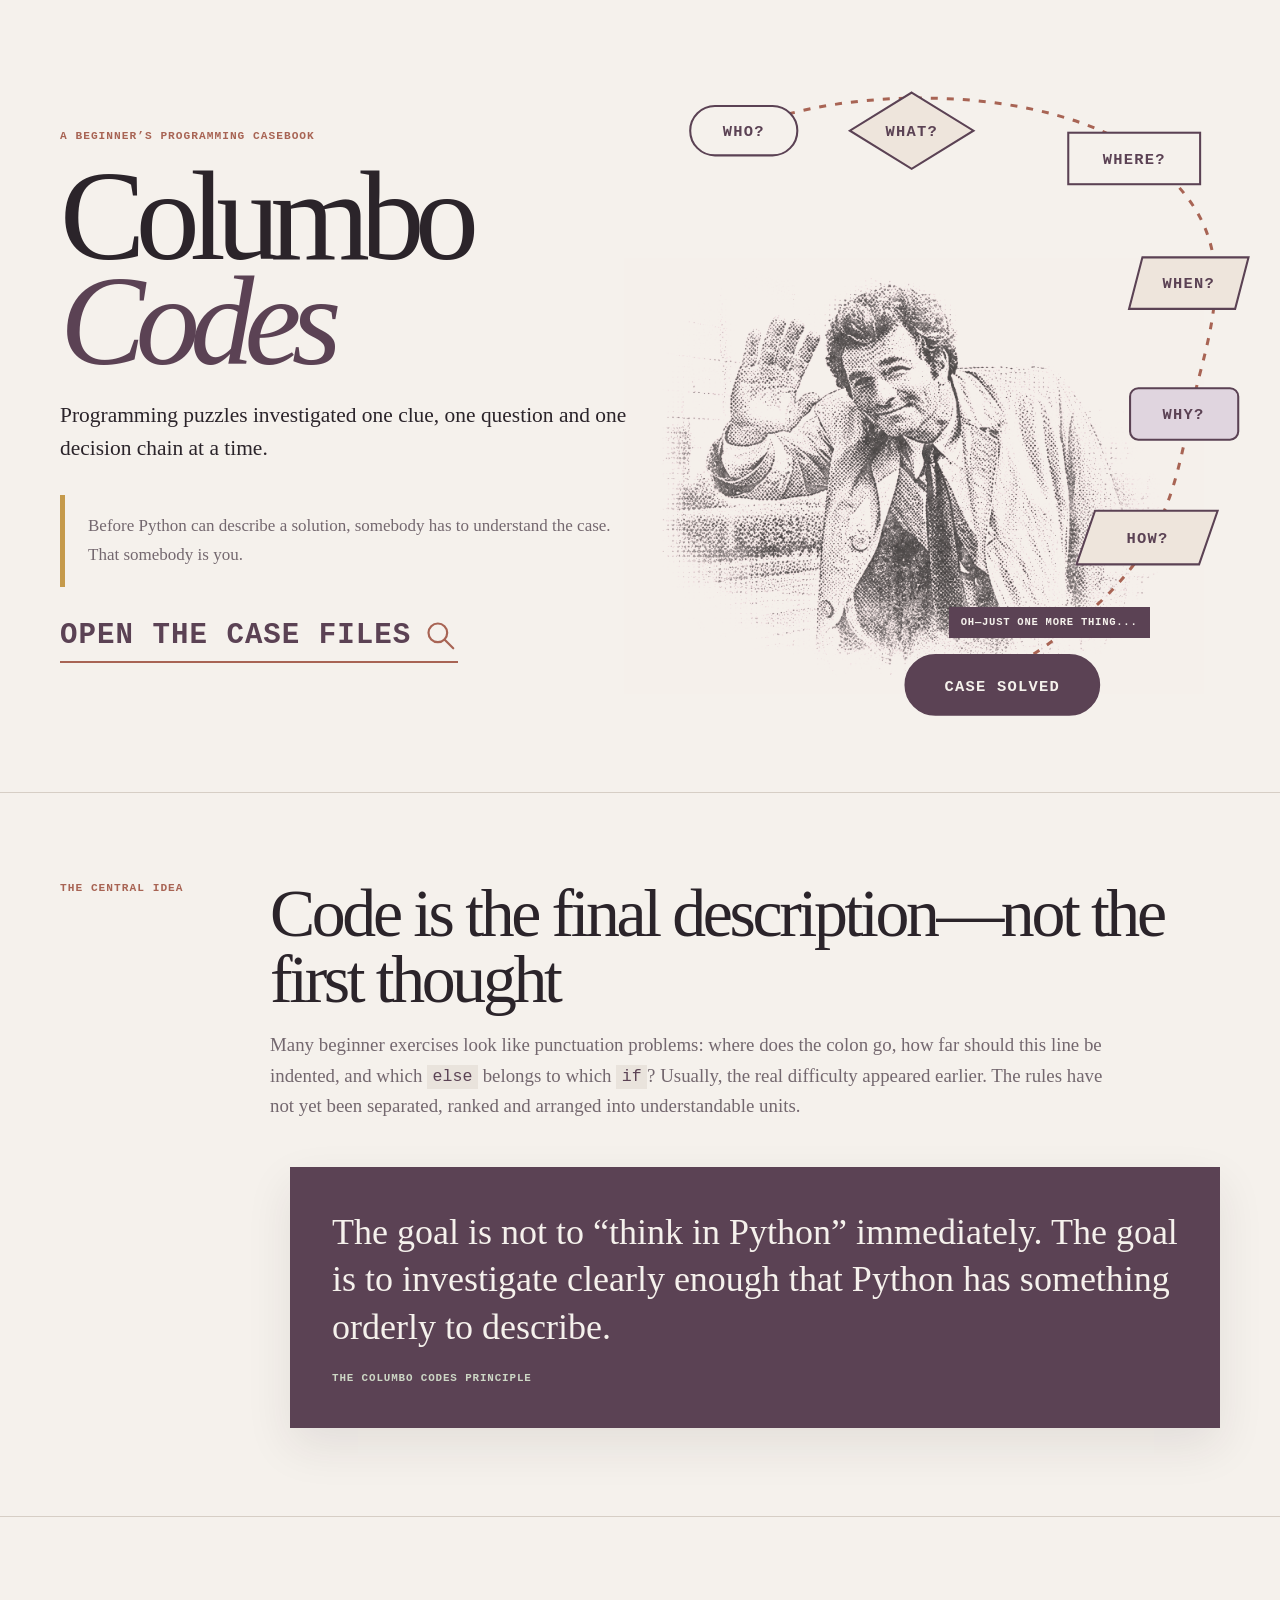
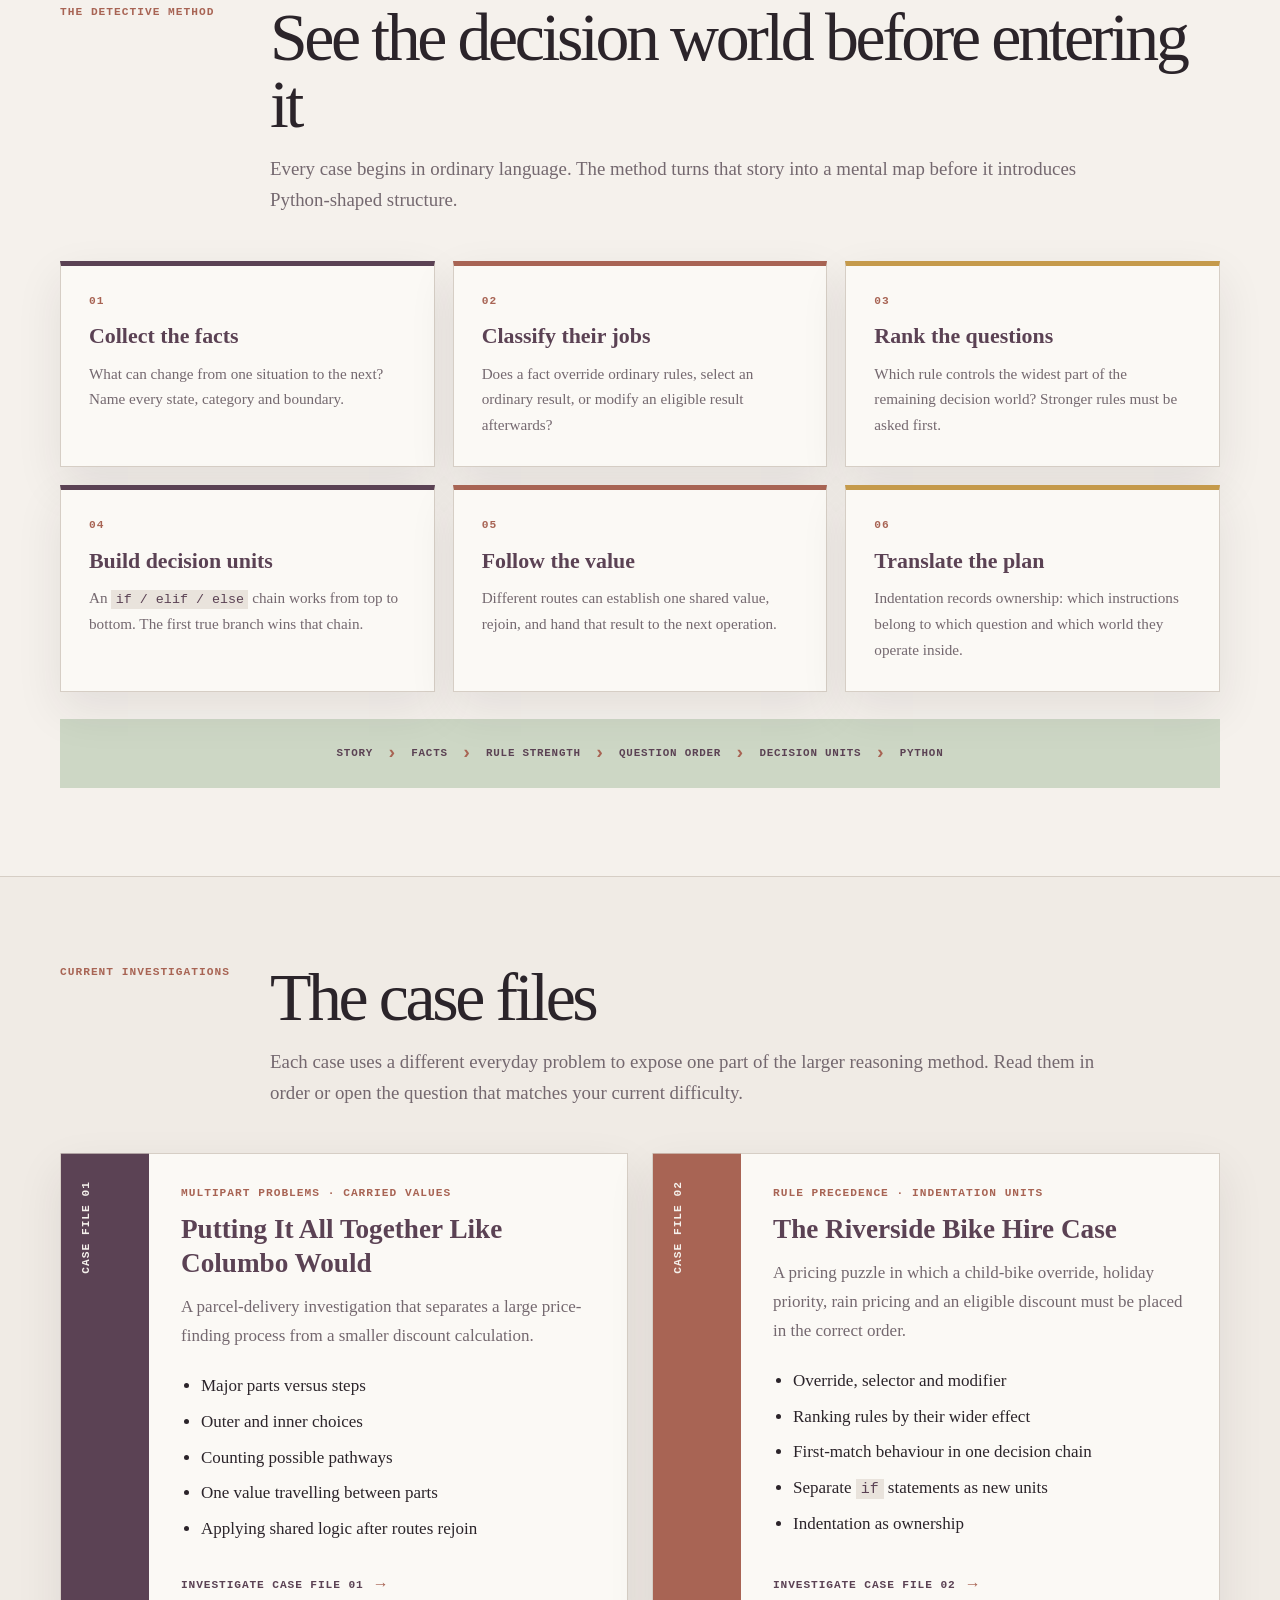
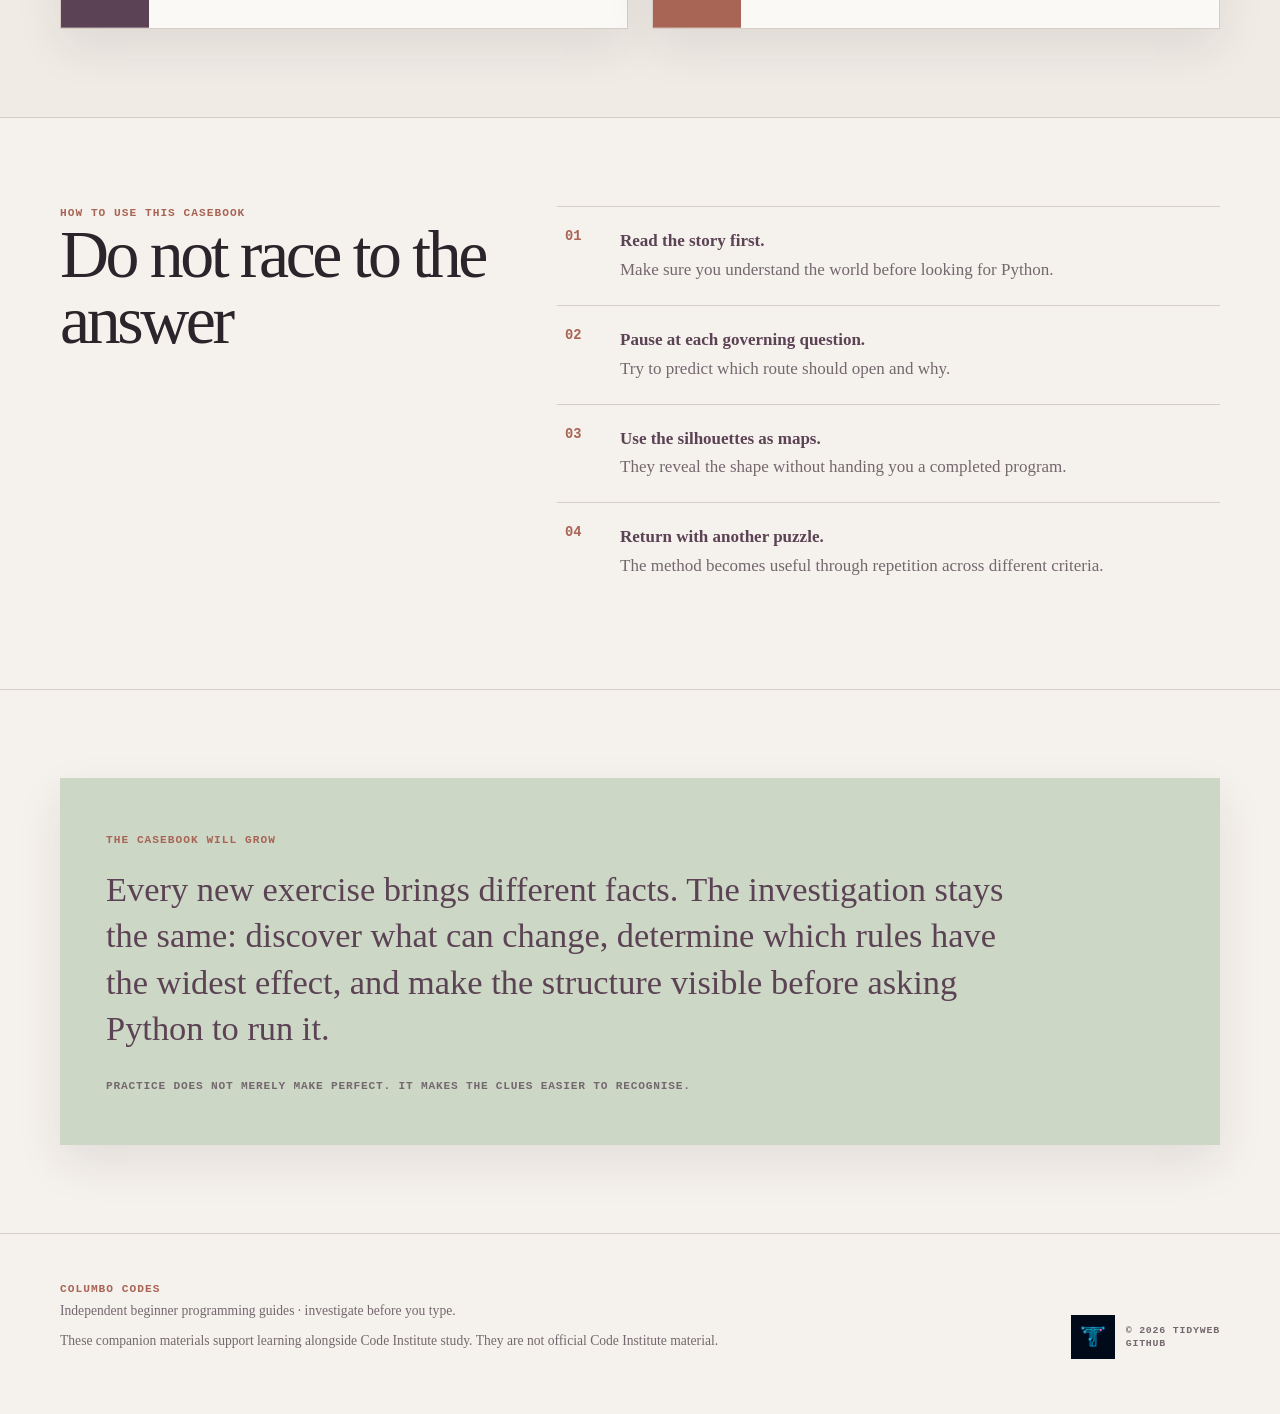
<file: index.html>
<!doctype html>
<html lang="en">
<head>
  <meta charset="utf-8">
  <meta name="viewport" content="width=device-width, initial-scale=1">
  <meta name="description" content="Columbo Codes: beginner programming guides that investigate the problem before writing the code.">
  <title>Columbo Codes — Investigate Before You Type</title>
  <link rel="stylesheet" href="assets/columbo-codes-index/styles.css?v=20260717-180700">
</head>
<body>
<header class="hero">
  <div class="shell hero-grid">
    <div class="hero-copy">
      <div class="eyebrow">A beginner’s programming casebook</div>
      <h1>Columbo <em>Codes</em></h1>
      <p class="dek">Programming puzzles investigated one clue, one question and one decision chain at a time.</p>
      <p class="hero-note">Before Python can describe a solution, somebody has to understand the case. That somebody is you.</p>
      <a class="case-link primary-link" href="#case-files">
        <span class="primary-link-text">Open the case files</span>
        <svg class="search-mark" viewBox="0 0 64 64" aria-hidden="true">
          <circle cx="27" cy="27" r="17"></circle>
          <path d="M39 39 55 55"></path>
        </svg>
      </a>
    </div>
    <div class="portrait-wrap">
      <svg class="detective-route" viewBox="0 0 620 650" role="img" aria-label="A trail of detective questions leading from Who to What, Where, When, Why and How, then to Case solved">
        <defs>
          <marker id="route-arrow" markerWidth="8" markerHeight="8" refX="6" refY="4" orient="auto">
            <path d="M0 0 8 4 0 8Z"></path>
          </marker>
        </defs>
        <path class="route-line" d="M105 54 C210 8 404 12 493 78 S570 211 548 294 S530 450 432 530 S314 584 294 605"></path>
        <g class="route-node route-who">
          <rect x="54" y="31" width="104" height="48" rx="24"></rect>
          <text x="106" y="60">WHO?</text>
        </g>
        <g class="route-node route-what">
          <path d="M269 18 329 55 269 92 209 55Z"></path>
          <text x="269" y="60">WHAT?</text>
        </g>
        <g class="route-node route-where">
          <rect x="421" y="57" width="128" height="50"></rect>
          <text x="485" y="87">WHERE?</text>
        </g>
        <g class="route-node route-when">
          <path d="M493 178h103l-13 50h-103Z"></path>
          <text x="538" y="208">WHEN?</text>
        </g>
        <g class="route-node route-why">
          <rect x="481" y="305" width="105" height="50" rx="8"></rect>
          <text x="533" y="335">WHY?</text>
        </g>
        <g class="route-node route-how">
          <path d="M447 424h119l-18 52h-119Z"></path>
          <text x="498" y="455">HOW?</text>
        </g>
        <g class="route-solved">
          <rect x="263" y="564" width="188" height="58" rx="29"></rect>
          <text x="357" y="599">CASE SOLVED</text>
        </g>
      </svg>
      <img src="assets/columbo-codes-index/columbo-hello.png" alt="A halftone illustration of Lieutenant Columbo greeting the reader">
      <span>Oh—just one more thing...</span>
    </div>
  </div>
</header>

<main>
  <section class="section intro">
    <div class="shell">
      <div class="section-head">
        <div class="kicker">The central idea</div>
        <div>
          <h2>Code is the final description—not the first thought</h2>
          <p class="lead">Many beginner exercises look like punctuation problems: where does the colon go, how far should this line be indented, and which <code>else</code> belongs to which <code>if</code>? Usually, the real difficulty appeared earlier. The rules have not yet been separated, ranked and arranged into understandable units.</p>
        </div>
      </div>

      <blockquote>
        <p>The goal is not to “think in Python” immediately. The goal is to investigate clearly enough that Python has something orderly to describe.</p>
        <small>The Columbo Codes principle</small>
      </blockquote>
    </div>
  </section>

  <section class="section method">
    <div class="shell">
      <div class="section-head">
        <div class="kicker">The detective method</div>
        <div>
          <h2>See the decision world before entering it</h2>
          <p class="lead">Every case begins in ordinary language. The method turns that story into a mental map before it introduces Python-shaped structure.</p>
        </div>
      </div>

      <div class="method-grid">
        <article>
          <span class="step">01</span>
          <h3>Collect the facts</h3>
          <p>What can change from one situation to the next? Name every state, category and boundary.</p>
        </article>
        <article>
          <span class="step">02</span>
          <h3>Classify their jobs</h3>
          <p>Does a fact override ordinary rules, select an ordinary result, or modify an eligible result afterwards?</p>
        </article>
        <article>
          <span class="step">03</span>
          <h3>Rank the questions</h3>
          <p>Which rule controls the widest part of the remaining decision world? Stronger rules must be asked first.</p>
        </article>
        <article>
          <span class="step">04</span>
          <h3>Build decision units</h3>
          <p>An <code>if / elif / else</code> chain works from top to bottom. The first true branch wins that chain.</p>
        </article>
        <article>
          <span class="step">05</span>
          <h3>Follow the value</h3>
          <p>Different routes can establish one shared value, rejoin, and hand that result to the next operation.</p>
        </article>
        <article>
          <span class="step">06</span>
          <h3>Translate the plan</h3>
          <p>Indentation records ownership: which instructions belong to which question and which world they operate inside.</p>
        </article>
      </div>

      <div class="method-thread" aria-label="Columbo Codes teaching sequence">
        <span>Story</span><b aria-hidden="true">›</b>
        <span>Facts</span><b aria-hidden="true">›</b>
        <span>Rule strength</span><b aria-hidden="true">›</b>
        <span>Question order</span><b aria-hidden="true">›</b>
        <span>Decision units</span><b aria-hidden="true">›</b>
        <span>Python</span>
      </div>
    </div>
  </section>

  <section class="section cases" id="case-files">
    <div class="shell">
      <div class="section-head">
        <div class="kicker">Current investigations</div>
        <div>
          <h2>The case files</h2>
          <p class="lead">Each case uses a different everyday problem to expose one part of the larger reasoning method. Read them in order or open the question that matches your current difficulty.</p>
        </div>
      </div>

      <div class="case-grid">
        <article class="case-card case-one">
          <a class="case-number" href="Putting It All Together.html" aria-label="Open Case File 01: Putting It All Together Like Columbo Would">Case File 01</a>
          <div class="case-body">
            <span class="case-type">Multipart problems · carried values</span>
            <h3><a href="Putting It All Together.html">Putting It All Together Like Columbo Would</a></h3>
            <p>A parcel-delivery investigation that separates a large price-finding process from a smaller discount calculation.</p>
            <ul>
              <li>Major parts versus steps</li>
              <li>Outer and inner choices</li>
              <li>Counting possible pathways</li>
              <li>One value travelling between parts</li>
              <li>Applying shared logic after routes rejoin</li>
            </ul>
            <a class="case-link" href="Putting It All Together.html">Investigate Case File 01 <span aria-hidden="true">→</span></a>
          </div>
        </article>

        <article class="case-card case-two">
          <a class="case-number" href="Bike Hire Detective Guide.html" aria-label="Open Case File 02: The Riverside Bike Hire Case">Case File 02</a>
          <div class="case-body">
            <span class="case-type">Rule precedence · indentation units</span>
            <h3><a href="Bike Hire Detective Guide.html">The Riverside Bike Hire Case</a></h3>
            <p>A pricing puzzle in which a child-bike override, holiday priority, rain pricing and an eligible discount must be placed in the correct order.</p>
            <ul>
              <li>Override, selector and modifier</li>
              <li>Ranking rules by their wider effect</li>
              <li>First-match behaviour in one decision chain</li>
              <li>Separate <code>if</code> statements as new units</li>
              <li>Indentation as ownership</li>
            </ul>
            <a class="case-link" href="Bike Hire Detective Guide.html">Investigate Case File 02 <span aria-hidden="true">→</span></a>
          </div>
        </article>
      </div>
    </div>
  </section>

  <section class="section how-to-use">
    <div class="shell use-grid">
      <div>
        <div class="kicker">How to use this casebook</div>
        <h2>Do not race to the answer</h2>
      </div>
      <ol>
        <li><strong>Read the story first.</strong><span>Make sure you understand the world before looking for Python.</span></li>
        <li><strong>Pause at each governing question.</strong><span>Try to predict which route should open and why.</span></li>
        <li><strong>Use the silhouettes as maps.</strong><span>They reveal the shape without handing you a completed program.</span></li>
        <li><strong>Return with another puzzle.</strong><span>The method becomes useful through repetition across different criteria.</span></li>
      </ol>
    </div>
  </section>

  <section class="section closing">
    <div class="shell">
      <div class="closing-box">
        <span class="kicker">The casebook will grow</span>
        <p>Every new exercise brings different facts. The investigation stays the same: discover what can change, determine which rules have the widest effect, and make the structure visible before asking Python to run it.</p>
        <small>Practice does not merely make perfect. It makes the clues easier to recognise.</small>
      </div>
    </div>
  </section>
</main>

<footer>
  <div class="shell footer-grid">
    <div>
      <span class="kicker">Columbo Codes</span>
      <p>Independent beginner programming guides · investigate before you type.</p>
      <p>These companion materials support learning alongside Code Institute study. They are not official Code Institute material.</p>
    </div>
    <a class="tidyweb" href="https://github.com/TidyWeb/" target="_blank" rel="noopener">
      <img src="assets/columbo-codes-index/tidyweb_logo.png" width="44" height="44" alt="TidyWeb logo">
      <span>© 2026 TidyWeb<br>GitHub</span>
    </a>
  </div>
</footer>
</body>
</html>
</file>
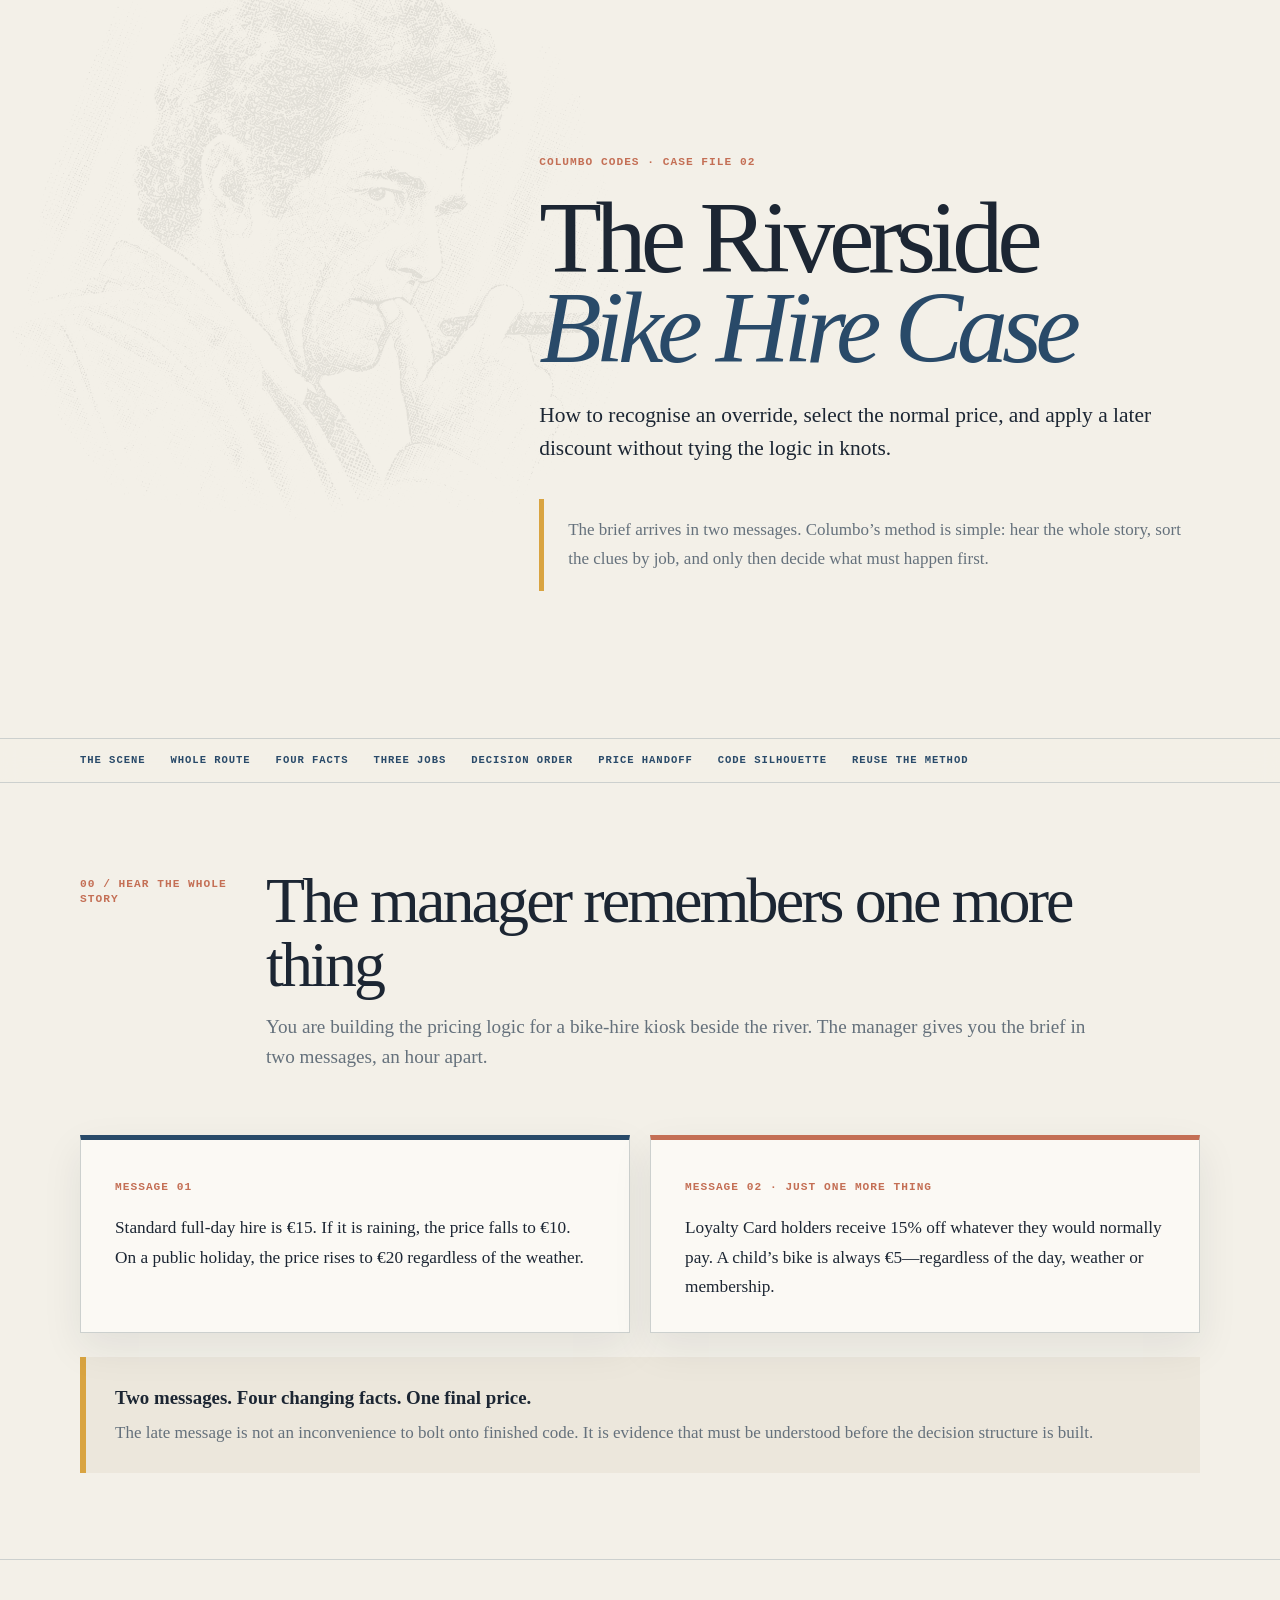
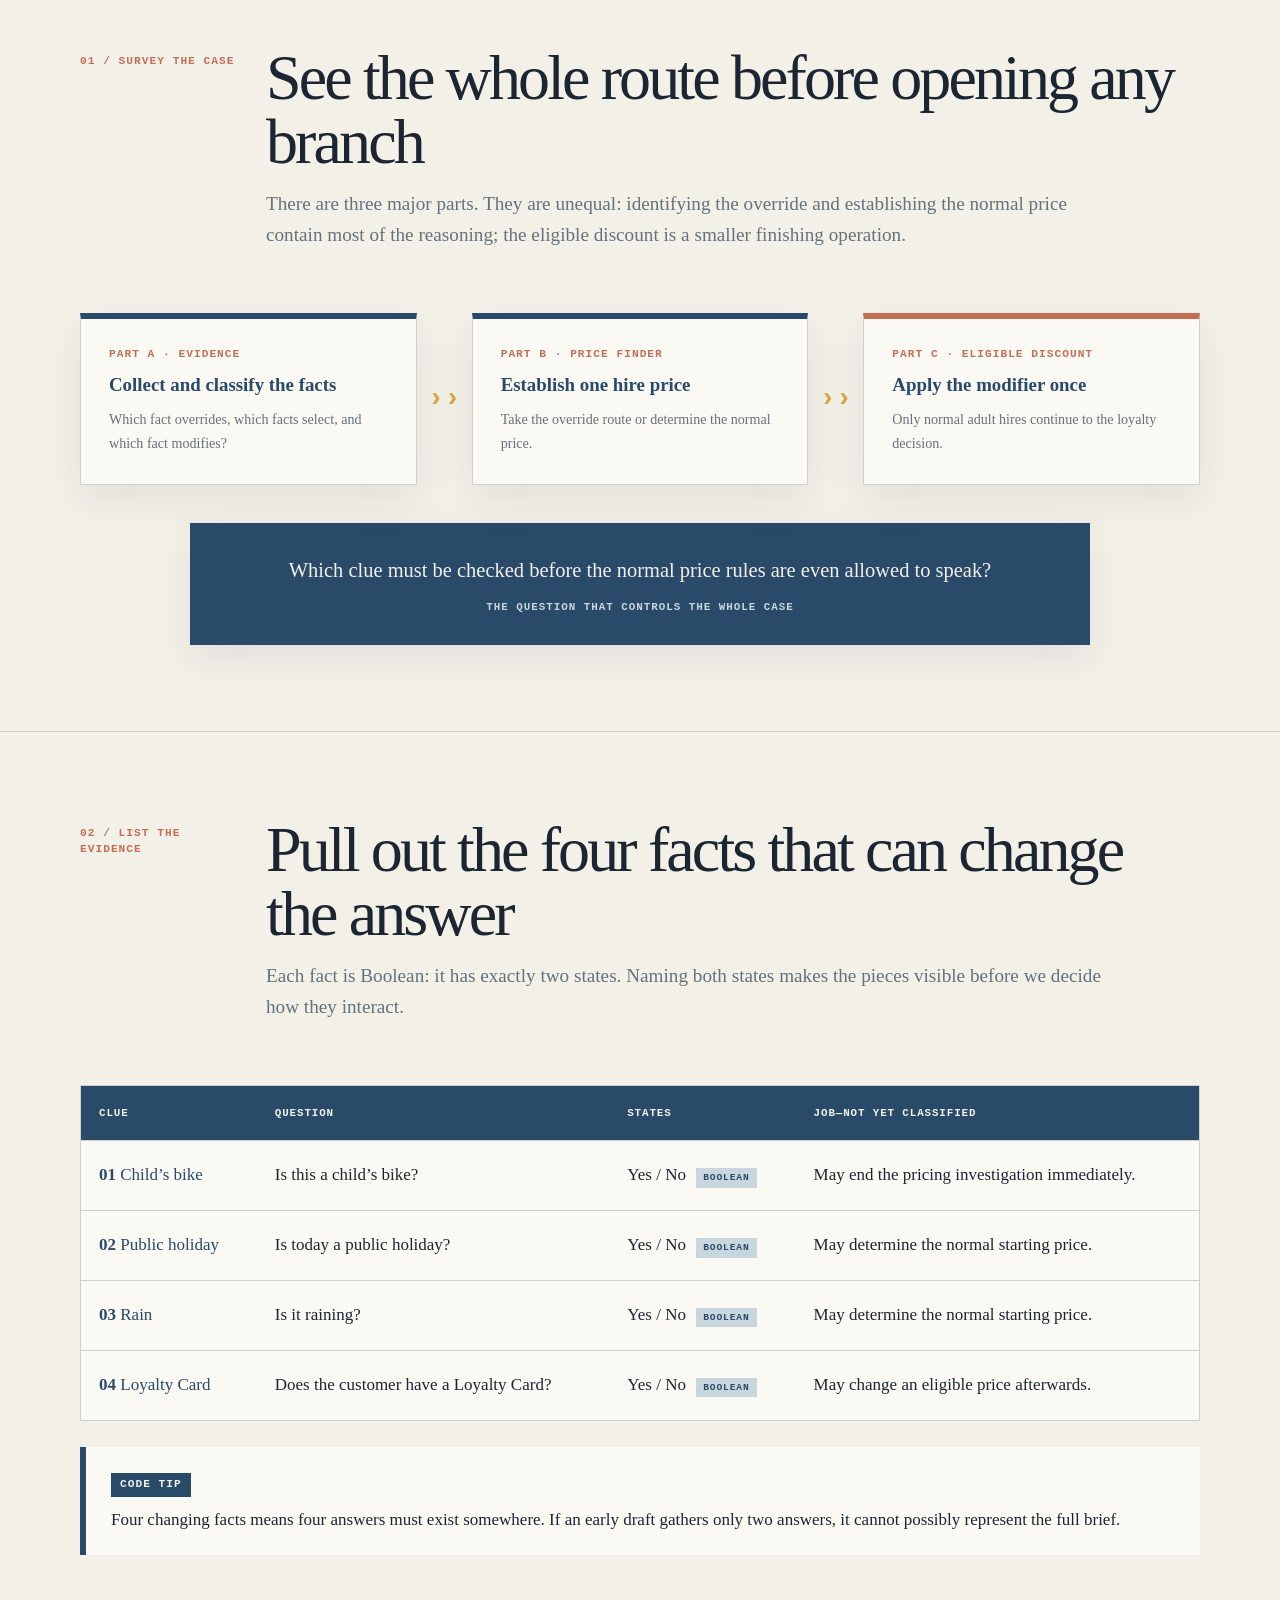
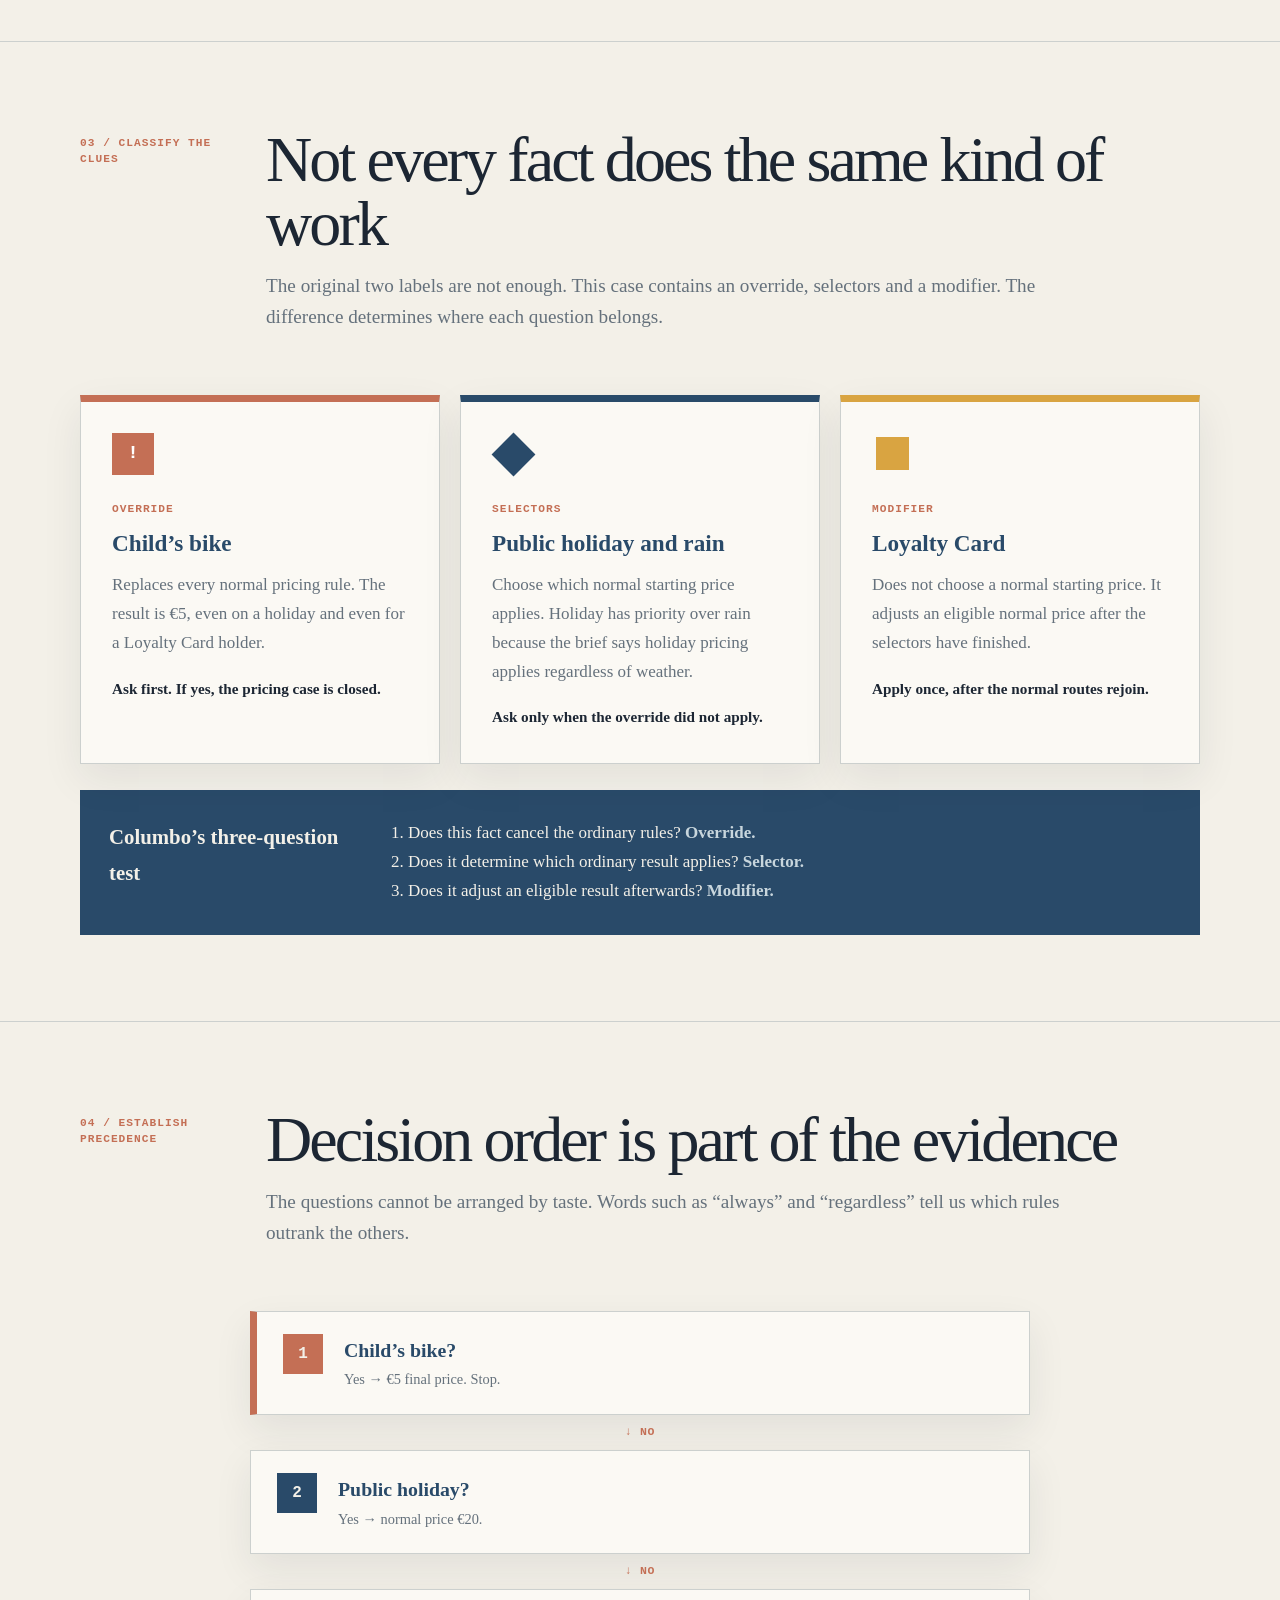
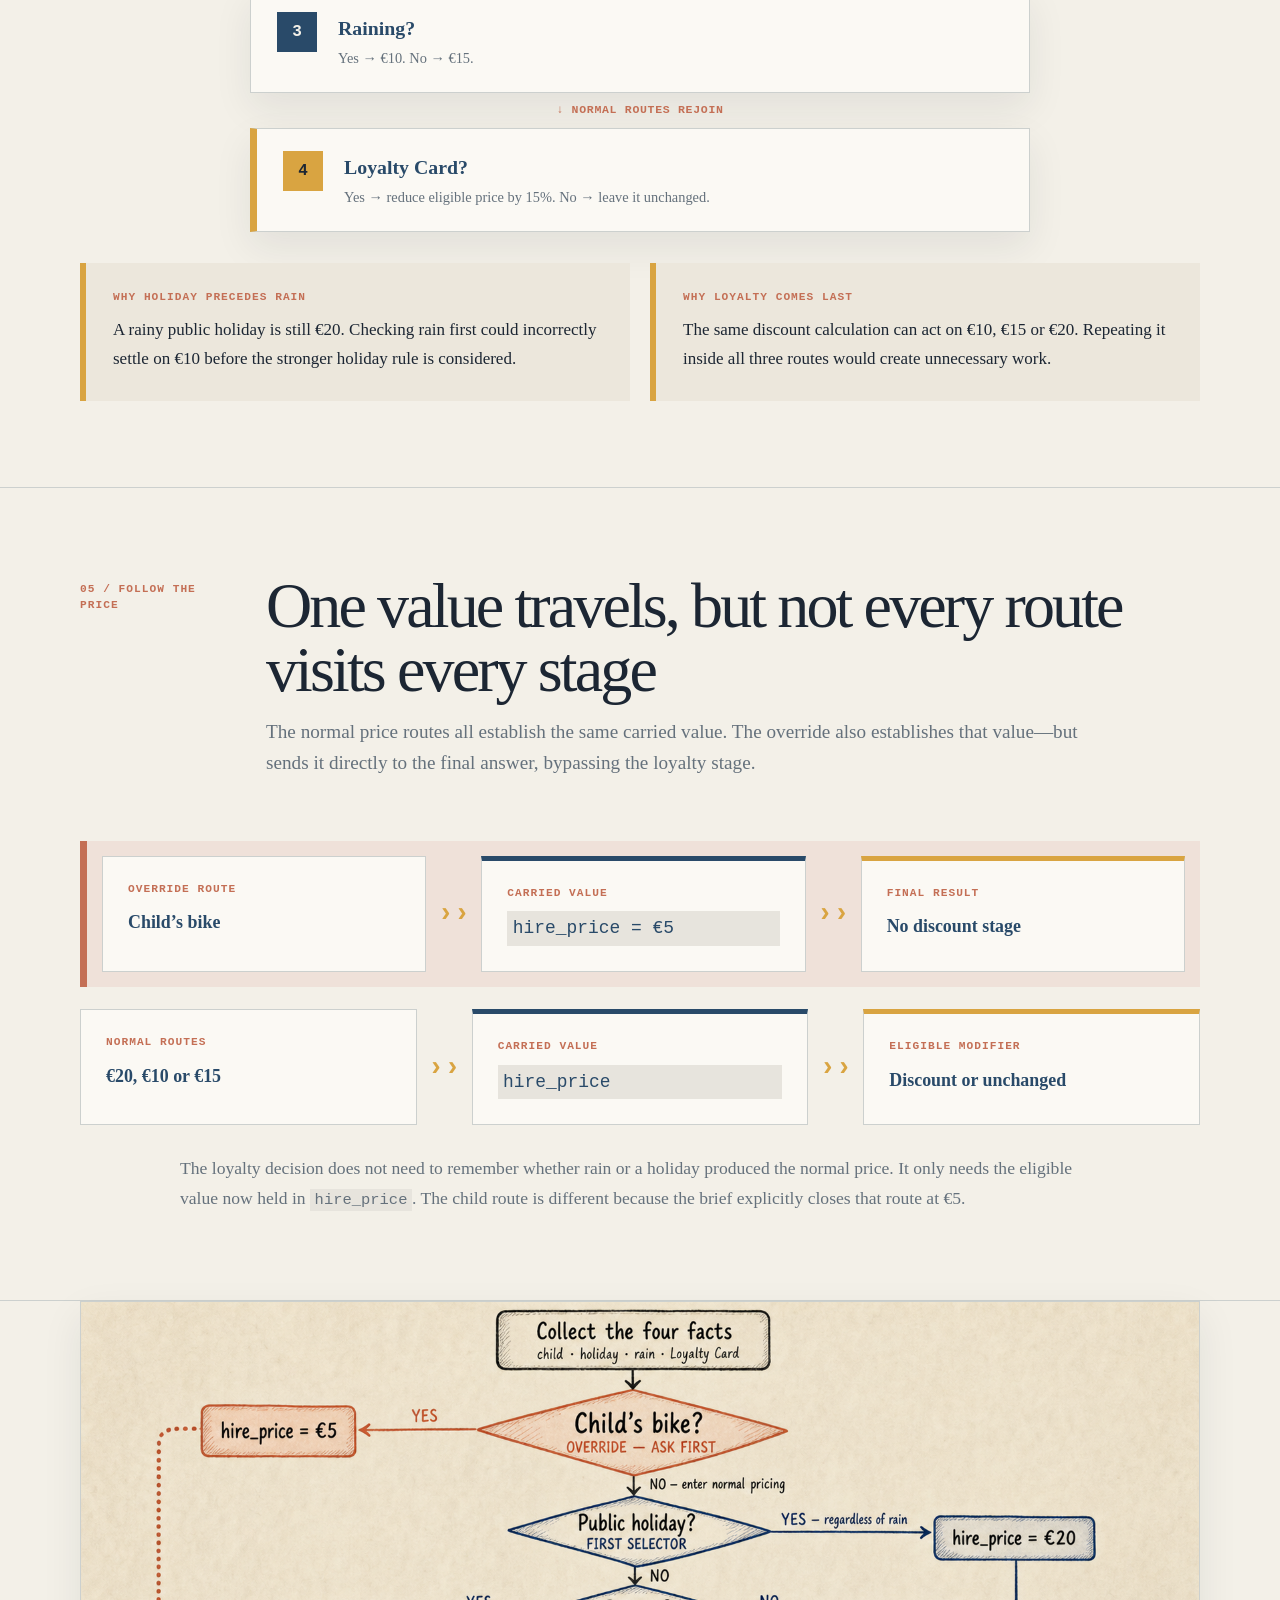
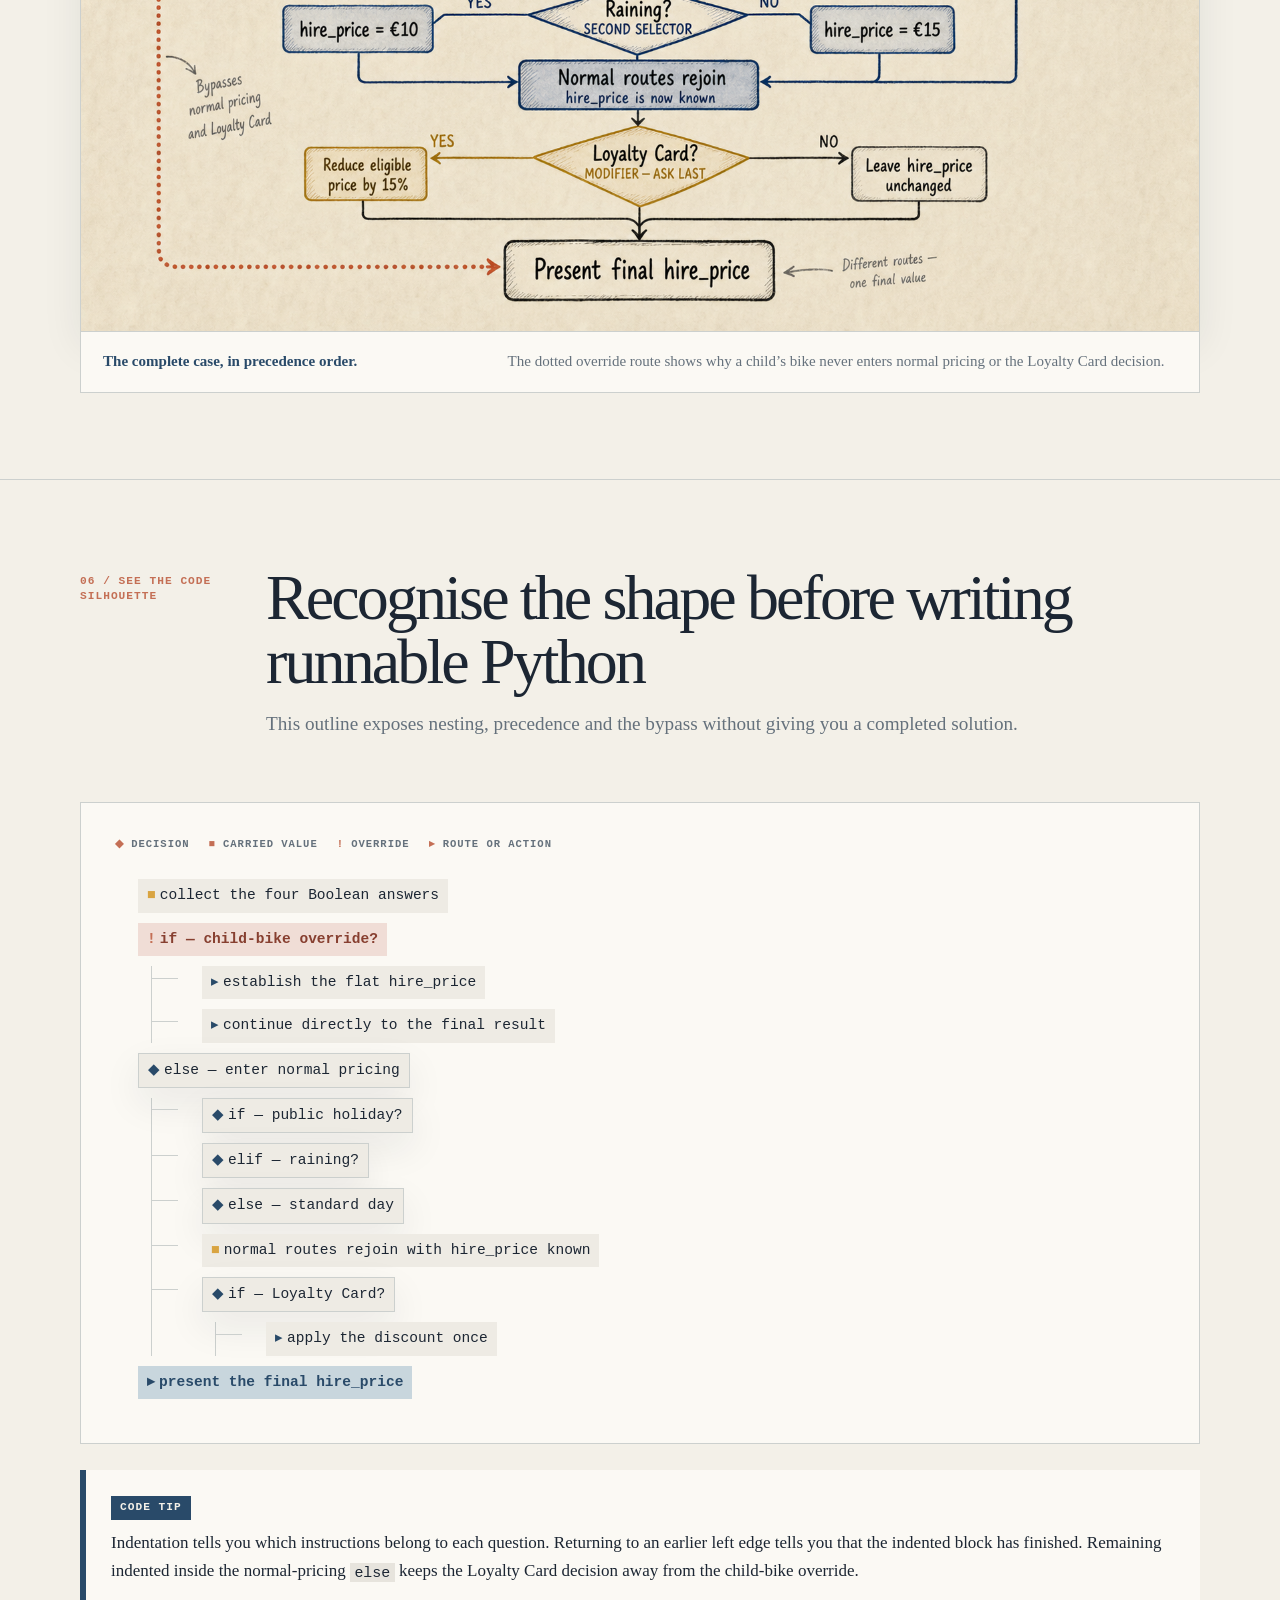
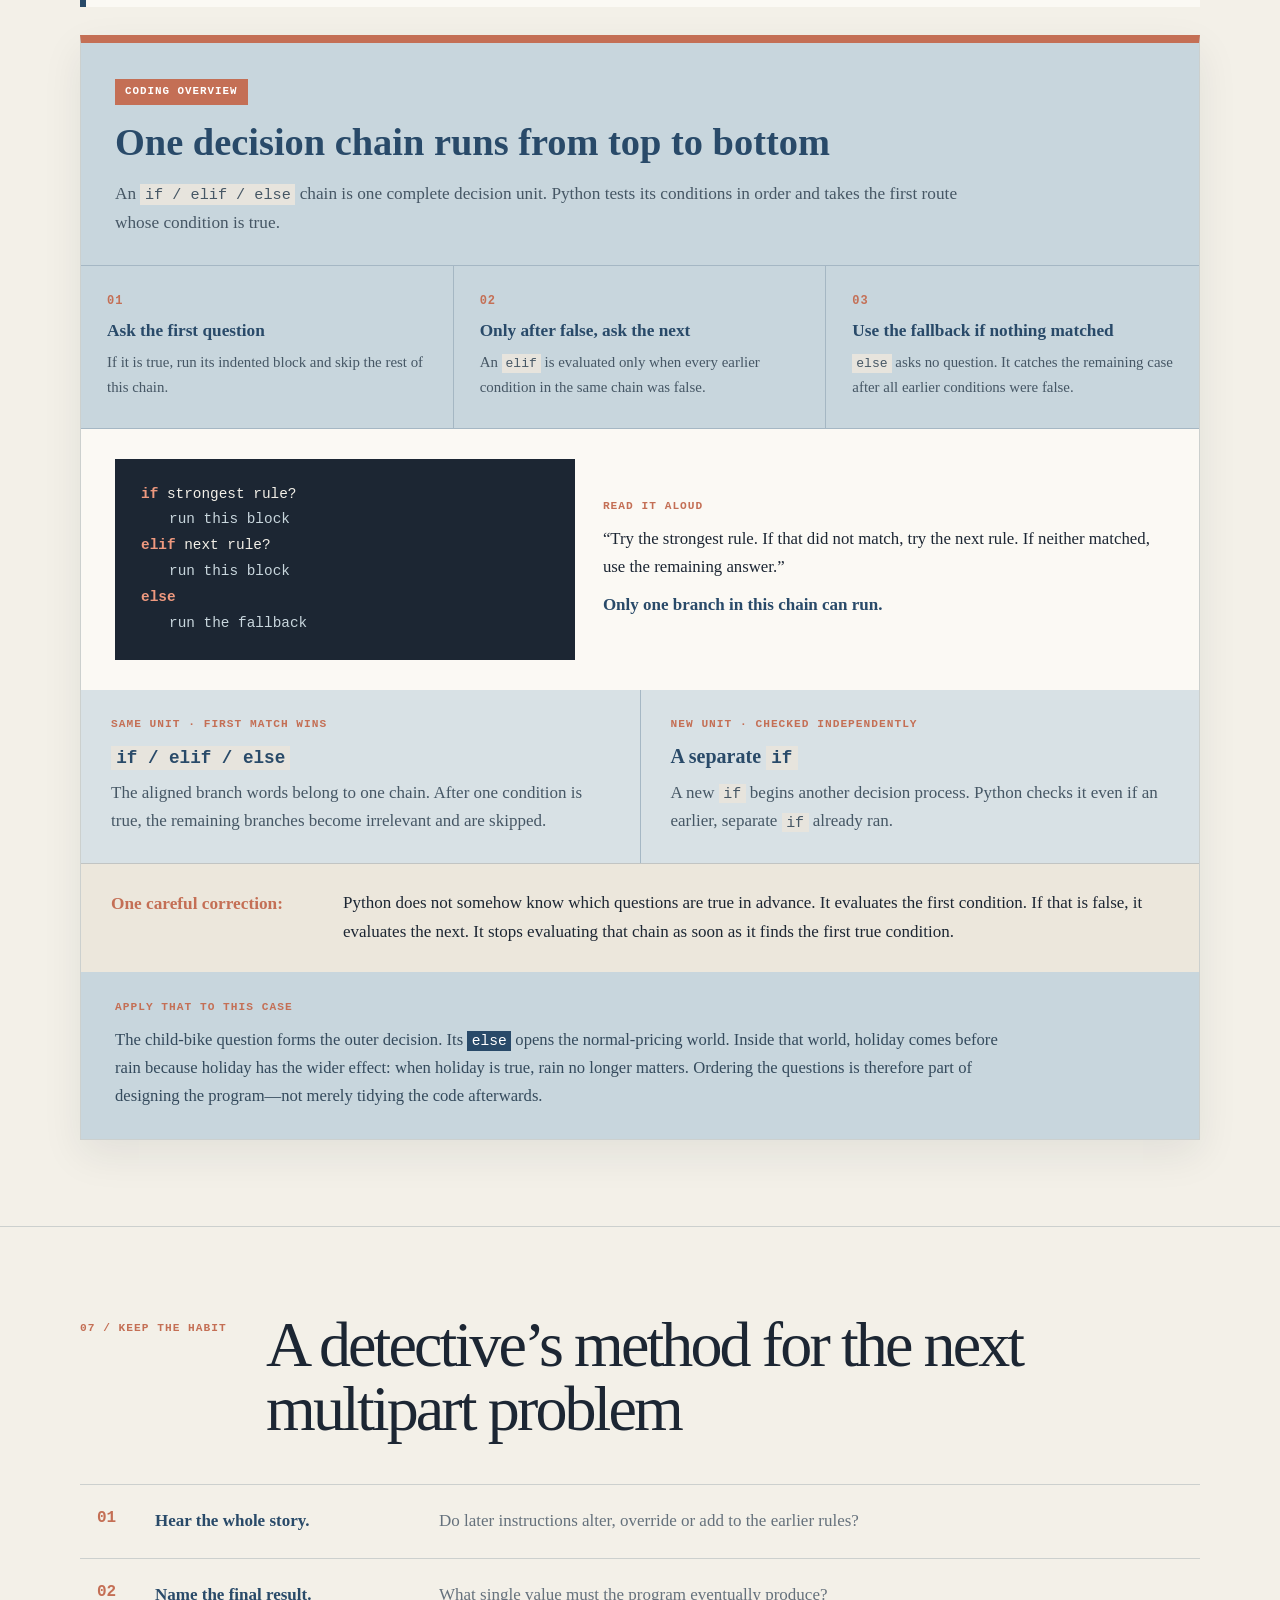
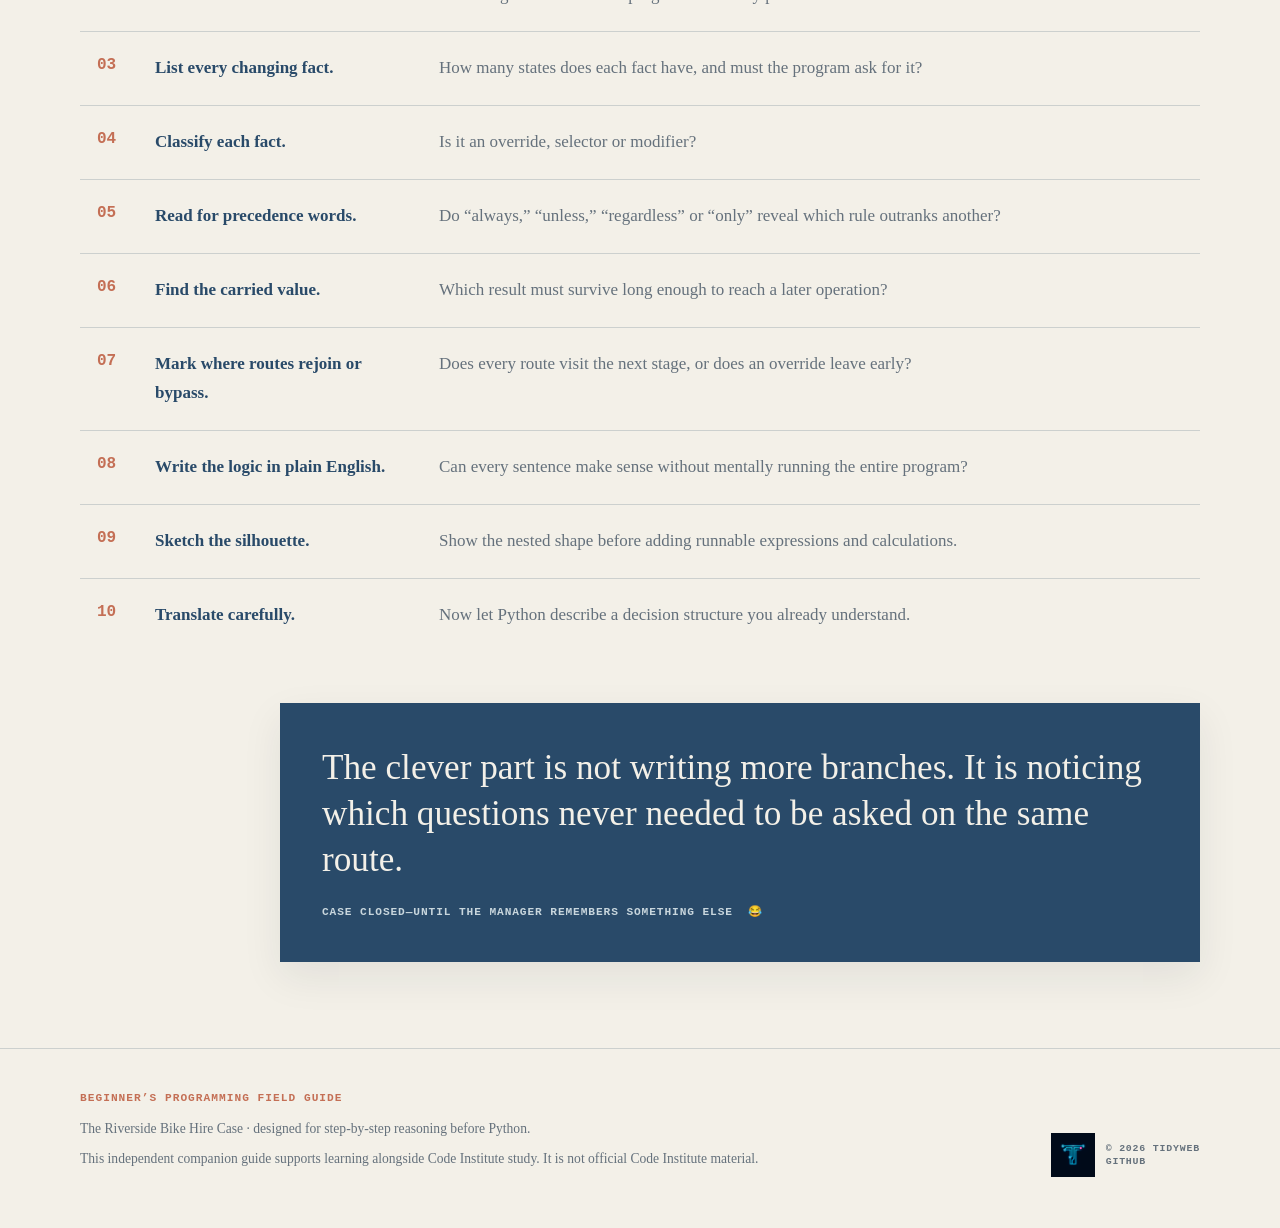
<file: Bike Hire Detective Guide.html>
<!doctype html>
<html lang="en">
<head>
  <meta charset="utf-8">
  <meta name="viewport" content="width=device-width, initial-scale=1">
  <meta name="description" content="A beginner's detective guide to planning multipart Python decisions before writing code.">
  <title>The Riverside Bike Hire Case — A Detective's Method</title>
  <link rel="stylesheet" href="assets/bike-hire-detective-guide/styles.css?v=20260719-184233">
</head>
<body>
<header class="hero">
  <a class="columbo-home" href="index.html" aria-label="Return to the Columbo Codes home page">
    <img class="columbo-watermark" src="assets/bike-hire-detective-guide/columbo-watermark.png" alt="">
  </a>
  <div class="shell hero-grid">
    <div class="hero-space" aria-hidden="true"></div>
    <div class="hero-copy">
      <div class="eyebrow">Columbo Codes · Case File 02</div>
      <h1>The Riverside <em>Bike Hire Case</em></h1>
      <p class="dek">How to recognise an override, select the normal price, and apply a later discount without tying the logic in knots.</p>
      <p class="hero-note">The brief arrives in two messages. Columbo’s method is simple: hear the whole story, sort the clues by job, and only then decide what must happen first.</p>
    </div>
  </div>
</header>

<nav class="case-nav" aria-label="Guide sections">
  <div class="shell">
    <a href="#scene">The scene</a>
    <a href="#route">Whole route</a>
    <a href="#facts">Four facts</a>
    <a href="#roles">Three jobs</a>
    <a href="#order">Decision order</a>
    <a href="#handoff">Price handoff</a>
    <a href="#silhouette">Code silhouette</a>
    <a href="#method">Reuse the method</a>
  </div>
</nav>

<main>
  <section class="section" id="scene">
    <div class="shell">
      <div class="section-head">
        <div class="kicker">00 / Hear the whole story</div>
        <div>
          <h2>The manager remembers one more thing</h2>
          <p class="lead">You are building the pricing logic for a bike-hire kiosk beside the river. The manager gives you the brief in two messages, an hour apart.</p>
        </div>
      </div>

      <div class="messages">
        <article class="message">
          <span class="message-number">Message 01</span>
          <p>Standard full-day hire is €15. If it is raining, the price falls to €10. On a public holiday, the price rises to €20 regardless of the weather.</p>
        </article>
        <article class="message sting">
          <span class="message-number">Message 02 · just one more thing</span>
          <p>Loyalty Card holders receive 15% off whatever they would normally pay. A child’s bike is always €5—regardless of the day, weather or membership.</p>
        </article>
      </div>

      <div class="scene-summary">
        <strong>Two messages. Four changing facts. One final price.</strong>
        <p>The late message is not an inconvenience to bolt onto finished code. It is evidence that must be understood before the decision structure is built.</p>
      </div>
    </div>
  </section>

  <section class="section" id="route">
    <div class="shell">
      <div class="section-head">
        <div class="kicker">01 / Survey the case</div>
        <div>
          <h2>See the whole route before opening any branch</h2>
          <p class="lead">There are three major parts. They are unequal: identifying the override and establishing the normal price contain most of the reasoning; the eligible discount is a smaller finishing operation.</p>
        </div>
      </div>

      <div class="journey" aria-label="Whole bike-hire pricing journey">
        <article>
          <span class="part">Part A · Evidence</span>
          <strong>Collect and classify the facts</strong>
          <small>Which fact overrides, which facts select, and which fact modifies?</small>
        </article>
        <div class="journey-arrow" aria-hidden="true">››</div>
        <article>
          <span class="part">Part B · Price Finder</span>
          <strong>Establish one hire price</strong>
          <small>Take the override route or determine the normal price.</small>
        </article>
        <div class="journey-arrow" aria-hidden="true">››</div>
        <article>
          <span class="part">Part C · Eligible Discount</span>
          <strong>Apply the modifier once</strong>
          <small>Only normal adult hires continue to the loyalty decision.</small>
        </article>
      </div>

      <div class="investigator-question">Which clue must be checked before the normal price rules are even allowed to speak?<small>The question that controls the whole case</small></div>
    </div>
  </section>

  <section class="section" id="facts">
    <div class="shell">
      <div class="section-head">
        <div class="kicker">02 / List the evidence</div>
        <div>
          <h2>Pull out the four facts that can change the answer</h2>
          <p class="lead">Each fact is Boolean: it has exactly two states. Naming both states makes the pieces visible before we decide how they interact.</p>
        </div>
      </div>

      <div class="facts-wrap" role="region" aria-label="Four changing bike-hire facts" tabindex="0">
        <table>
          <thead>
            <tr><th>Clue</th><th>Question</th><th>States</th><th>Job—not yet classified</th></tr>
          </thead>
          <tbody>
            <tr><td><b>01</b> Child’s bike</td><td>Is this a child’s bike?</td><td>Yes / No <span class="boolean">Boolean</span></td><td>May end the pricing investigation immediately.</td></tr>
            <tr><td><b>02</b> Public holiday</td><td>Is today a public holiday?</td><td>Yes / No <span class="boolean">Boolean</span></td><td>May determine the normal starting price.</td></tr>
            <tr><td><b>03</b> Rain</td><td>Is it raining?</td><td>Yes / No <span class="boolean">Boolean</span></td><td>May determine the normal starting price.</td></tr>
            <tr><td><b>04</b> Loyalty Card</td><td>Does the customer have a Loyalty Card?</td><td>Yes / No <span class="boolean">Boolean</span></td><td>May change an eligible price afterwards.</td></tr>
          </tbody>
        </table>
      </div>

      <div class="code-tip">
        <span>Code Tip</span>
        <p>Four changing facts means four answers must exist somewhere. If an early draft gathers only two answers, it cannot possibly represent the full brief.</p>
      </div>
    </div>
  </section>

  <section class="section" id="roles">
    <div class="shell">
      <div class="section-head">
        <div class="kicker">03 / Classify the clues</div>
        <div>
          <h2>Not every fact does the same kind of work</h2>
          <p class="lead">The original two labels are not enough. This case contains an override, selectors and a modifier. The difference determines where each question belongs.</p>
        </div>
      </div>

      <div class="role-grid">
        <article class="role-card override">
          <div class="shape" aria-hidden="true">!</div>
          <span class="role-name">Override</span>
          <h3>Child’s bike</h3>
          <p>Replaces every normal pricing rule. The result is €5, even on a holiday and even for a Loyalty Card holder.</p>
          <strong>Ask first. If yes, the pricing case is closed.</strong>
        </article>
        <article class="role-card selector">
          <div class="shape diamond" aria-hidden="true"></div>
          <span class="role-name">Selectors</span>
          <h3>Public holiday and rain</h3>
          <p>Choose which normal starting price applies. Holiday has priority over rain because the brief says holiday pricing applies regardless of weather.</p>
          <strong>Ask only when the override did not apply.</strong>
        </article>
        <article class="role-card modifier">
          <div class="shape square" aria-hidden="true"></div>
          <span class="role-name">Modifier</span>
          <h3>Loyalty Card</h3>
          <p>Does not choose a normal starting price. It adjusts an eligible normal price after the selectors have finished.</p>
          <strong>Apply once, after the normal routes rejoin.</strong>
        </article>
      </div>

      <div class="classification-test">
        <strong>Columbo’s three-question test</strong>
        <ol>
          <li>Does this fact cancel the ordinary rules? <b>Override.</b></li>
          <li>Does it determine which ordinary result applies? <b>Selector.</b></li>
          <li>Does it adjust an eligible result afterwards? <b>Modifier.</b></li>
        </ol>
      </div>
    </div>
  </section>

  <section class="section" id="order">
    <div class="shell">
      <div class="section-head">
        <div class="kicker">04 / Establish precedence</div>
        <div>
          <h2>Decision order is part of the evidence</h2>
          <p class="lead">The questions cannot be arranged by taste. Words such as “always” and “regardless” tell us which rules outrank the others.</p>
        </div>
      </div>

      <div class="precedence" aria-label="Bike-hire decision order">
        <div class="decision override-decision"><span>1</span><strong>Child’s bike?</strong><small>Yes → €5 final price. Stop.</small></div>
        <div class="down" aria-hidden="true">↓ No</div>
        <div class="decision"><span>2</span><strong>Public holiday?</strong><small>Yes → normal price €20.</small></div>
        <div class="down" aria-hidden="true">↓ No</div>
        <div class="decision"><span>3</span><strong>Raining?</strong><small>Yes → €10. No → €15.</small></div>
        <div class="down" aria-hidden="true">↓ Normal routes rejoin</div>
        <div class="decision modifier-decision"><span>4</span><strong>Loyalty Card?</strong><small>Yes → reduce eligible price by 15%. No → leave it unchanged.</small></div>
      </div>

      <div class="why-order">
        <article><span class="part">Why holiday precedes rain</span><p>A rainy public holiday is still €20. Checking rain first could incorrectly settle on €10 before the stronger holiday rule is considered.</p></article>
        <article><span class="part">Why loyalty comes last</span><p>The same discount calculation can act on €10, €15 or €20. Repeating it inside all three routes would create unnecessary work.</p></article>
      </div>
    </div>
  </section>

  <section class="section" id="handoff">
    <div class="shell">
      <div class="section-head">
        <div class="kicker">05 / Follow the price</div>
        <div>
          <h2>One value travels, but not every route visits every stage</h2>
          <p class="lead">The normal price routes all establish the same carried value. The override also establishes that value—but sends it directly to the final answer, bypassing the loyalty stage.</p>
        </div>
      </div>

      <div class="handoff-map">
        <div class="handoff-row override-row">
          <article><span class="part">Override route</span><strong>Child’s bike</strong></article>
          <div class="arrow" aria-hidden="true">››</div>
          <article class="value-box"><span class="part">Carried value</span><code>hire_price = €5</code></article>
          <div class="arrow" aria-hidden="true">››</div>
          <article class="final-box"><span class="part">Final result</span><strong>No discount stage</strong></article>
        </div>
        <div class="handoff-row">
          <article><span class="part">Normal routes</span><strong>€20, €10 or €15</strong></article>
          <div class="arrow" aria-hidden="true">››</div>
          <article class="value-box"><span class="part">Carried value</span><code>hire_price</code></article>
          <div class="arrow" aria-hidden="true">››</div>
          <article class="final-box"><span class="part">Eligible modifier</span><strong>Discount or unchanged</strong></article>
        </div>
      </div>

      <p class="handoff-explanation">The loyalty decision does not need to remember whether rain or a holiday produced the normal price. It only needs the eligible value now held in <code>hire_price</code>. The child route is different because the brief explicitly closes that route at €5.</p>
    </div>
  </section>

  <section class="flowchart-interlude" aria-labelledby="decision-flowchart-caption">
    <div class="shell">
      <figure class="decision-flowchart">
        <div class="decision-flowchart-scroll" tabindex="0" aria-label="Scrollable Riverside Bike Hire decision flowchart">
          <img
            src="assets/bike-hire-detective-guide/riverside-bike-hire-decision-flowchart.png"
            alt="A top-to-bottom bike-hire pricing flowchart. The child-bike override sets five euros and bypasses normal pricing and the Loyalty Card. Adult routes check public holiday before rain, establish a normal hire price, then apply or skip the Loyalty Card discount before presenting the final hire price."
          >
        </div>
        <figcaption id="decision-flowchart-caption">
          <strong>The complete case, in precedence order.</strong>
          <span>The dotted override route shows why a child’s bike never enters normal pricing or the Loyalty Card decision.</span>
        </figcaption>
      </figure>
    </div>
  </section>

  <section class="section" id="silhouette">
    <div class="shell">
      <div class="section-head">
        <div class="kicker">06 / See the code silhouette</div>
        <div>
          <h2>Recognise the shape before writing runnable Python</h2>
          <p class="lead">This outline exposes nesting, precedence and the bypass without giving you a completed solution.</p>
        </div>
      </div>

      <div class="skeleton">
        <div class="legend"><span><b>◆</b> decision</span><span><b>■</b> carried value</span><span><b>!</b> override</span><span><b>▸</b> route or action</span></div>
        <ul class="tree" aria-label="Non-runnable Python decision silhouette">
          <li><span class="node value">collect the four Boolean answers</span></li>
          <li>
            <span class="node override-node">if — child-bike override?</span>
            <ul>
              <li><span class="node route">establish the flat hire_price</span></li>
              <li><span class="node route">continue directly to the final result</span></li>
            </ul>
          </li>
          <li>
            <span class="node decision">else — enter normal pricing</span>
            <ul>
              <li><span class="node decision">if — public holiday?</span></li>
              <li><span class="node decision">elif — raining?</span></li>
              <li><span class="node decision">else — standard day</span></li>
              <li><span class="node value">normal routes rejoin with hire_price known</span></li>
              <li>
                <span class="node decision">if — Loyalty Card?</span>
                <ul><li><span class="node route">apply the discount once</span></li></ul>
              </li>
            </ul>
          </li>
          <li><span class="node route final-node">present the final hire_price</span></li>
        </ul>
      </div>

      <div class="code-tip">
        <span>Code Tip</span>
        <p>Indentation tells you which instructions belong to each question. Returning to an earlier left edge tells you that the indented block has finished. Remaining indented inside the normal-pricing <code>else</code> keeps the Loyalty Card decision away from the child-bike override.</p>
      </div>

      <div class="coding-overview">
        <div class="overview-head">
          <span class="overview-label">Coding Overview</span>
          <h3>One decision chain runs from top to bottom</h3>
          <p>An <code>if / elif / else</code> chain is one complete decision unit. Python tests its conditions in order and takes the first route whose condition is true.</p>
        </div>

        <div class="chain-steps" aria-label="How Python evaluates one if elif else chain">
          <article>
            <span class="chain-number">01</span>
            <strong>Ask the first question</strong>
            <p>If it is true, run its indented block and skip the rest of this chain.</p>
          </article>
          <article>
            <span class="chain-number">02</span>
            <strong>Only after false, ask the next</strong>
            <p>An <code>elif</code> is evaluated only when every earlier condition in the same chain was false.</p>
          </article>
          <article>
            <span class="chain-number">03</span>
            <strong>Use the fallback if nothing matched</strong>
            <p><code>else</code> asks no question. It catches the remaining case after all earlier conditions were false.</p>
          </article>
        </div>

        <div class="chain-demo">
          <div class="chain-code" aria-label="A non-runnable if elif else silhouette">
            <div><b>if</b> strongest rule?</div>
            <div class="indent">run this block</div>
            <div><b>elif</b> next rule?</div>
            <div class="indent">run this block</div>
            <div><b>else</b></div>
            <div class="indent">run the fallback</div>
          </div>
          <div class="chain-reading">
            <span class="part">Read it aloud</span>
            <p>“Try the strongest rule. If that did not match, try the next rule. If neither matched, use the remaining answer.”</p>
            <strong>Only one branch in this chain can run.</strong>
          </div>
        </div>

        <div class="process-compare">
          <article>
            <span class="part">Same unit · first match wins</span>
            <h4><code>if / elif / else</code></h4>
            <p>The aligned branch words belong to one chain. After one condition is true, the remaining branches become irrelevant and are skipped.</p>
          </article>
          <article>
            <span class="part">New unit · checked independently</span>
            <h4>A separate <code>if</code></h4>
            <p>A new <code>if</code> begins another decision process. Python checks it even if an earlier, separate <code>if</code> already ran.</p>
          </article>
        </div>

        <div class="precision-note">
          <strong>One careful correction:</strong>
          <p>Python does not somehow know which questions are true in advance. It evaluates the first condition. If that is false, it evaluates the next. It stops evaluating that chain as soon as it finds the first true condition.</p>
        </div>

        <div class="case-application">
          <span class="part">Apply that to this case</span>
          <p>The child-bike question forms the outer decision. Its <code>else</code> opens the normal-pricing world. Inside that world, holiday comes before rain because holiday has the wider effect: when holiday is true, rain no longer matters. Ordering the questions is therefore part of designing the program—not merely tidying the code afterwards.</p>
        </div>
      </div>
    </div>
  </section>

  <section class="section" id="method">
    <div class="shell">
      <div class="section-head">
        <div class="kicker">07 / Keep the habit</div>
        <h2>A detective’s method for the next multipart problem</h2>
      </div>

      <ol class="planning-sheet">
        <li><strong>Hear the whole story.</strong><span>Do later instructions alter, override or add to the earlier rules?</span></li>
        <li><strong>Name the final result.</strong><span>What single value must the program eventually produce?</span></li>
        <li><strong>List every changing fact.</strong><span>How many states does each fact have, and must the program ask for it?</span></li>
        <li><strong>Classify each fact.</strong><span>Is it an override, selector or modifier?</span></li>
        <li><strong>Read for precedence words.</strong><span>Do “always,” “unless,” “regardless” or “only” reveal which rule outranks another?</span></li>
        <li><strong>Find the carried value.</strong><span>Which result must survive long enough to reach a later operation?</span></li>
        <li><strong>Mark where routes rejoin or bypass.</strong><span>Does every route visit the next stage, or does an override leave early?</span></li>
        <li><strong>Write the logic in plain English.</strong><span>Can every sentence make sense without mentally running the entire program?</span></li>
        <li><strong>Sketch the silhouette.</strong><span>Show the nested shape before adding runnable expressions and calculations.</span></li>
        <li><strong>Translate carefully.</strong><span>Now let Python describe a decision structure you already understand.</span></li>
      </ol>

      <blockquote class="closing-quote">The clever part is not writing more branches. It is noticing which questions never needed to be asked on the same route.<small>Case closed—until the manager remembers something else&nbsp;&nbsp;😂</small></blockquote>
    </div>
  </section>
</main>

<footer class="footer">
  <div class="shell footer-grid">
    <div>
      <span class="part">Beginner’s Programming Field Guide</span>
      <p>The Riverside Bike Hire Case · designed for step-by-step reasoning before Python.</p>
      <p>This independent companion guide supports learning alongside Code Institute study. It is not official Code Institute material.</p>
    </div>
    <a class="tidyweb" href="https://github.com/TidyWeb/" target="_blank" rel="noopener">
      <img src="assets/bike-hire-detective-guide/tidyweb_logo.png" width="44" height="44" alt="TidyWeb logo">
      <span>© 2026 TidyWeb<br>GitHub</span>
    </a>
  </div>
</footer>
</body>
</html>
</file>
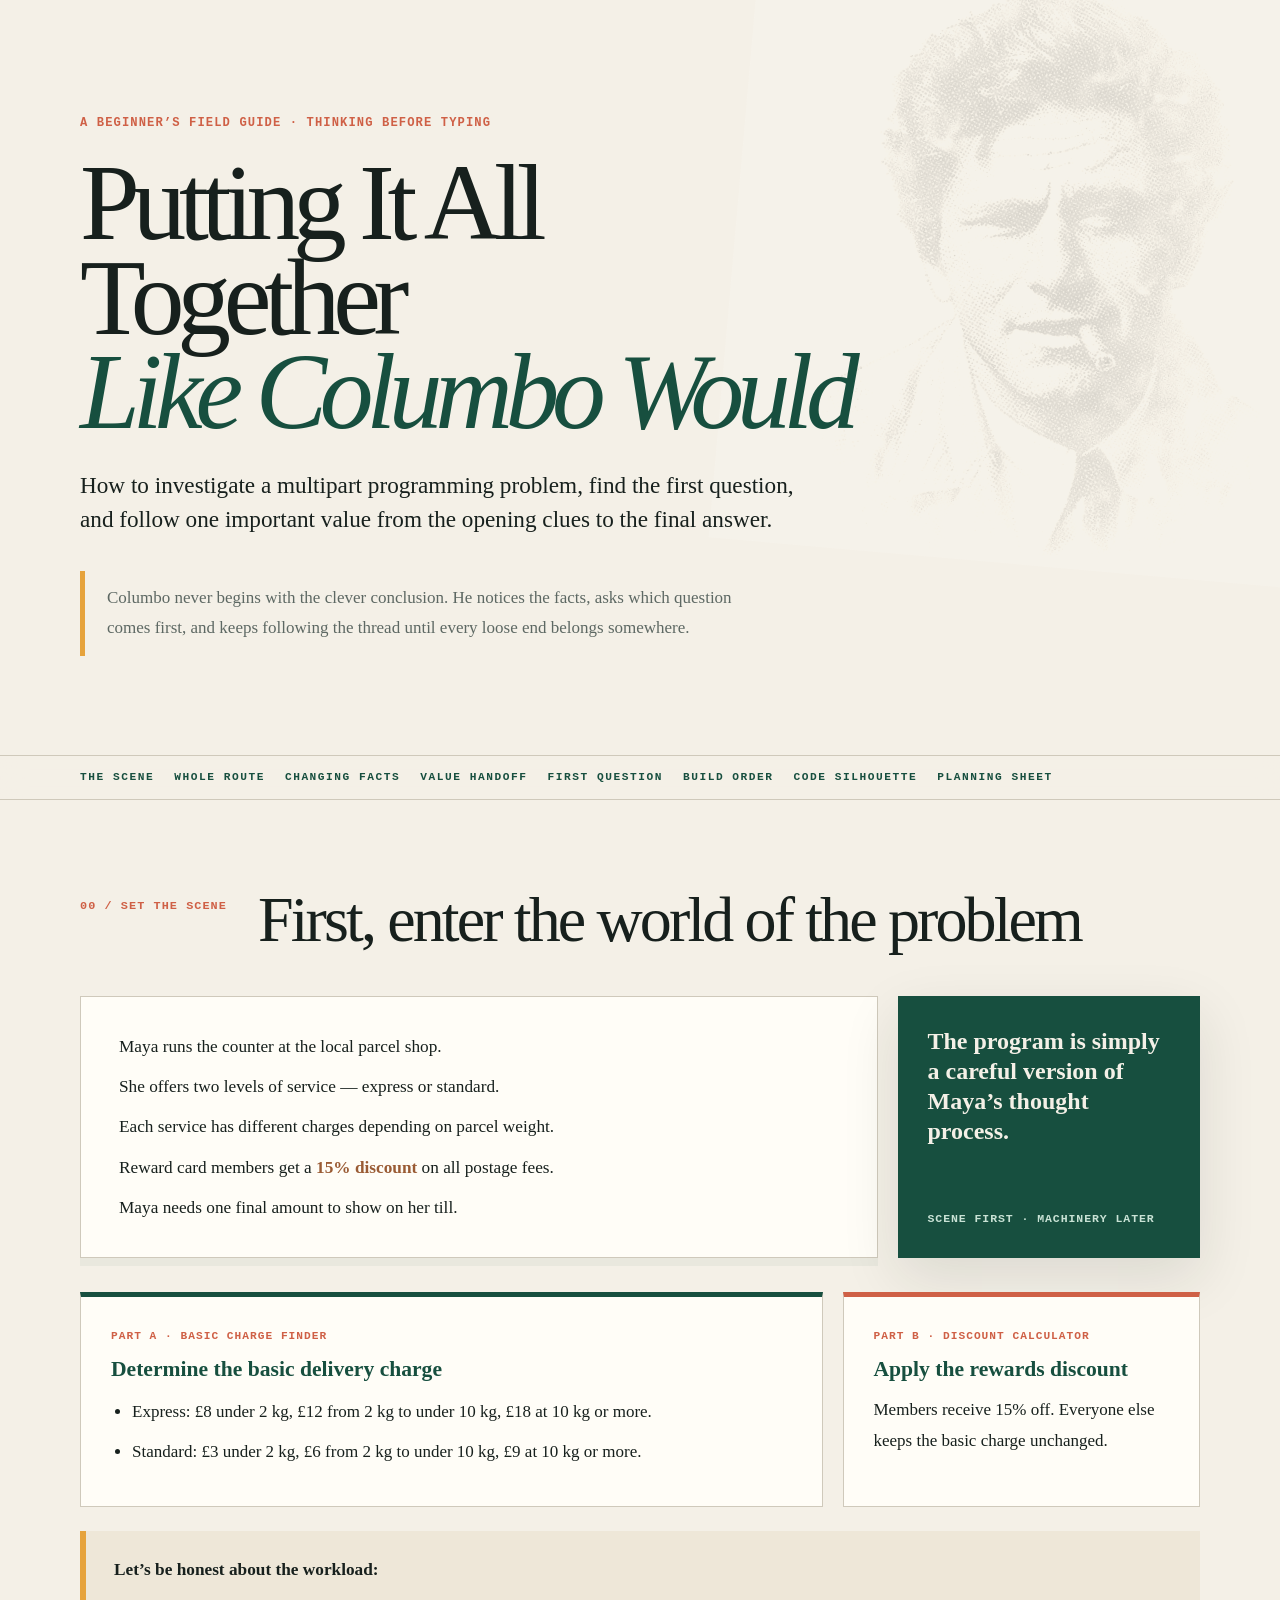
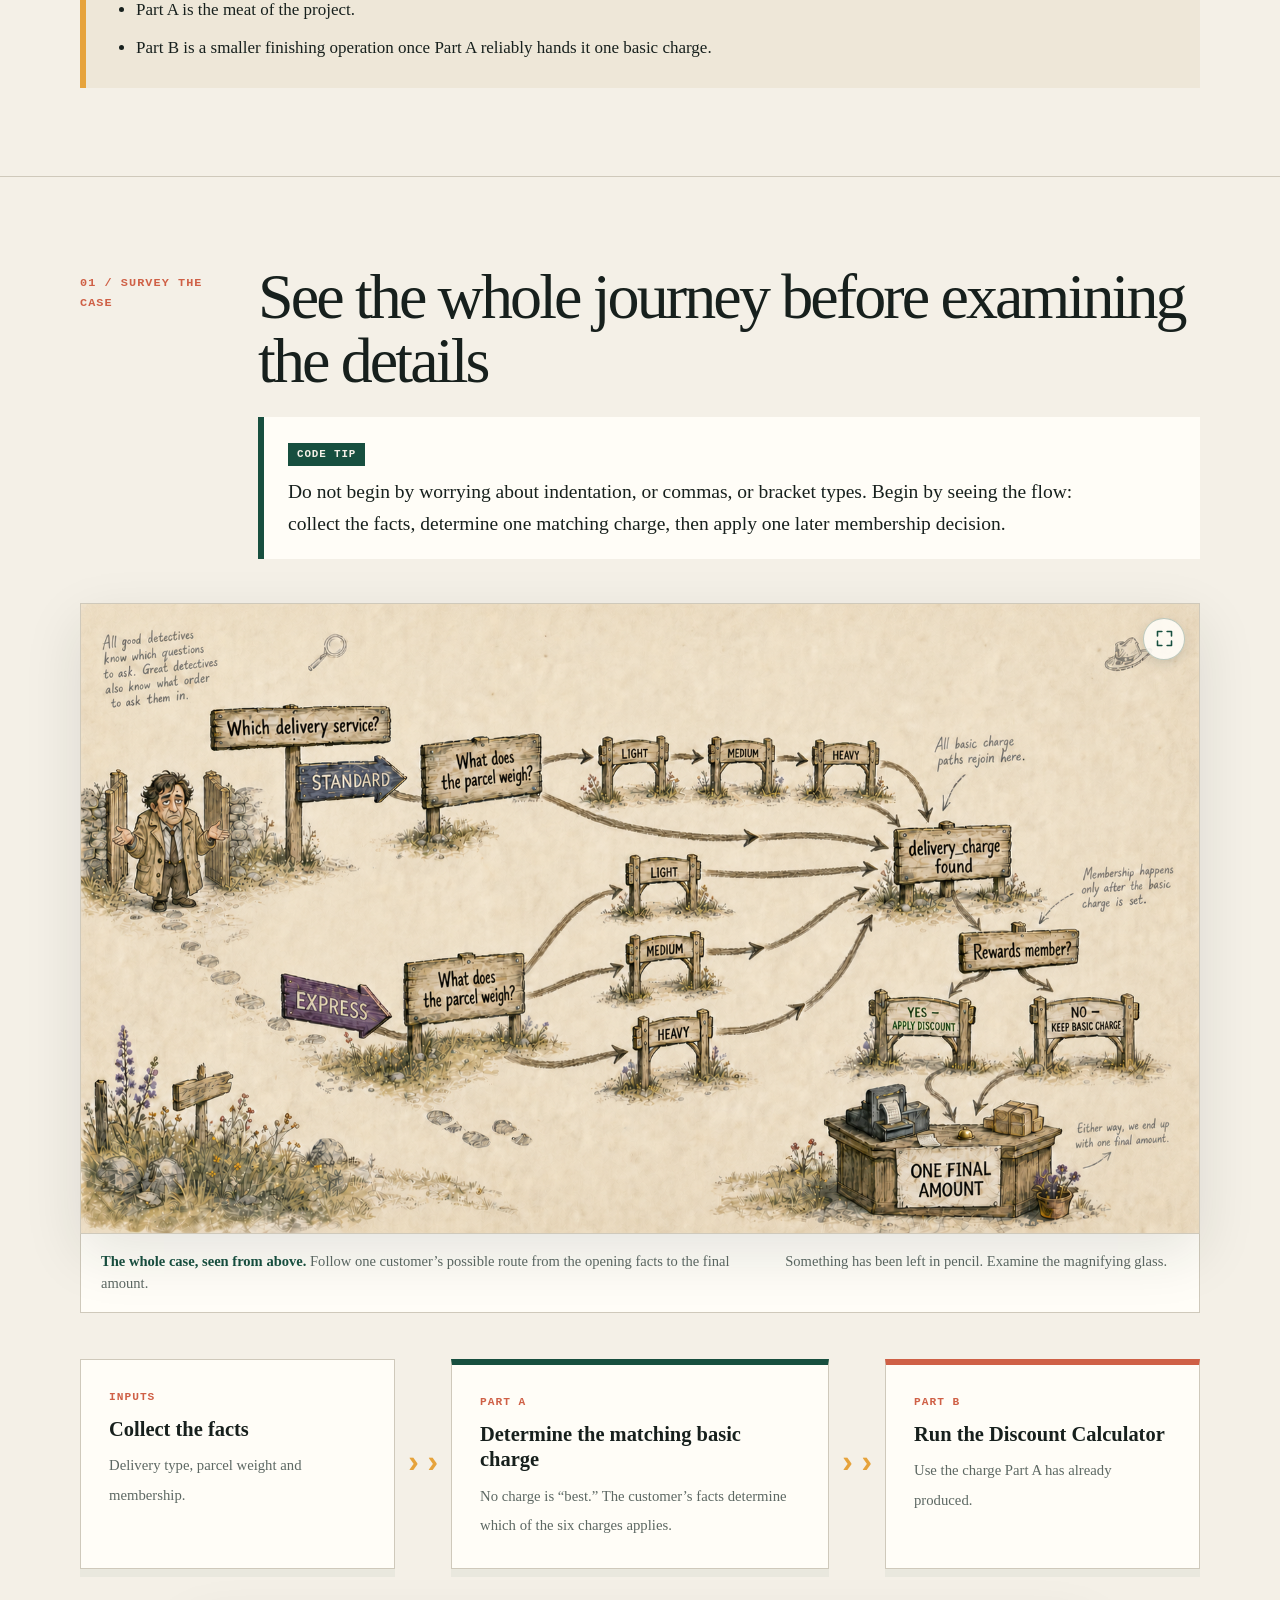
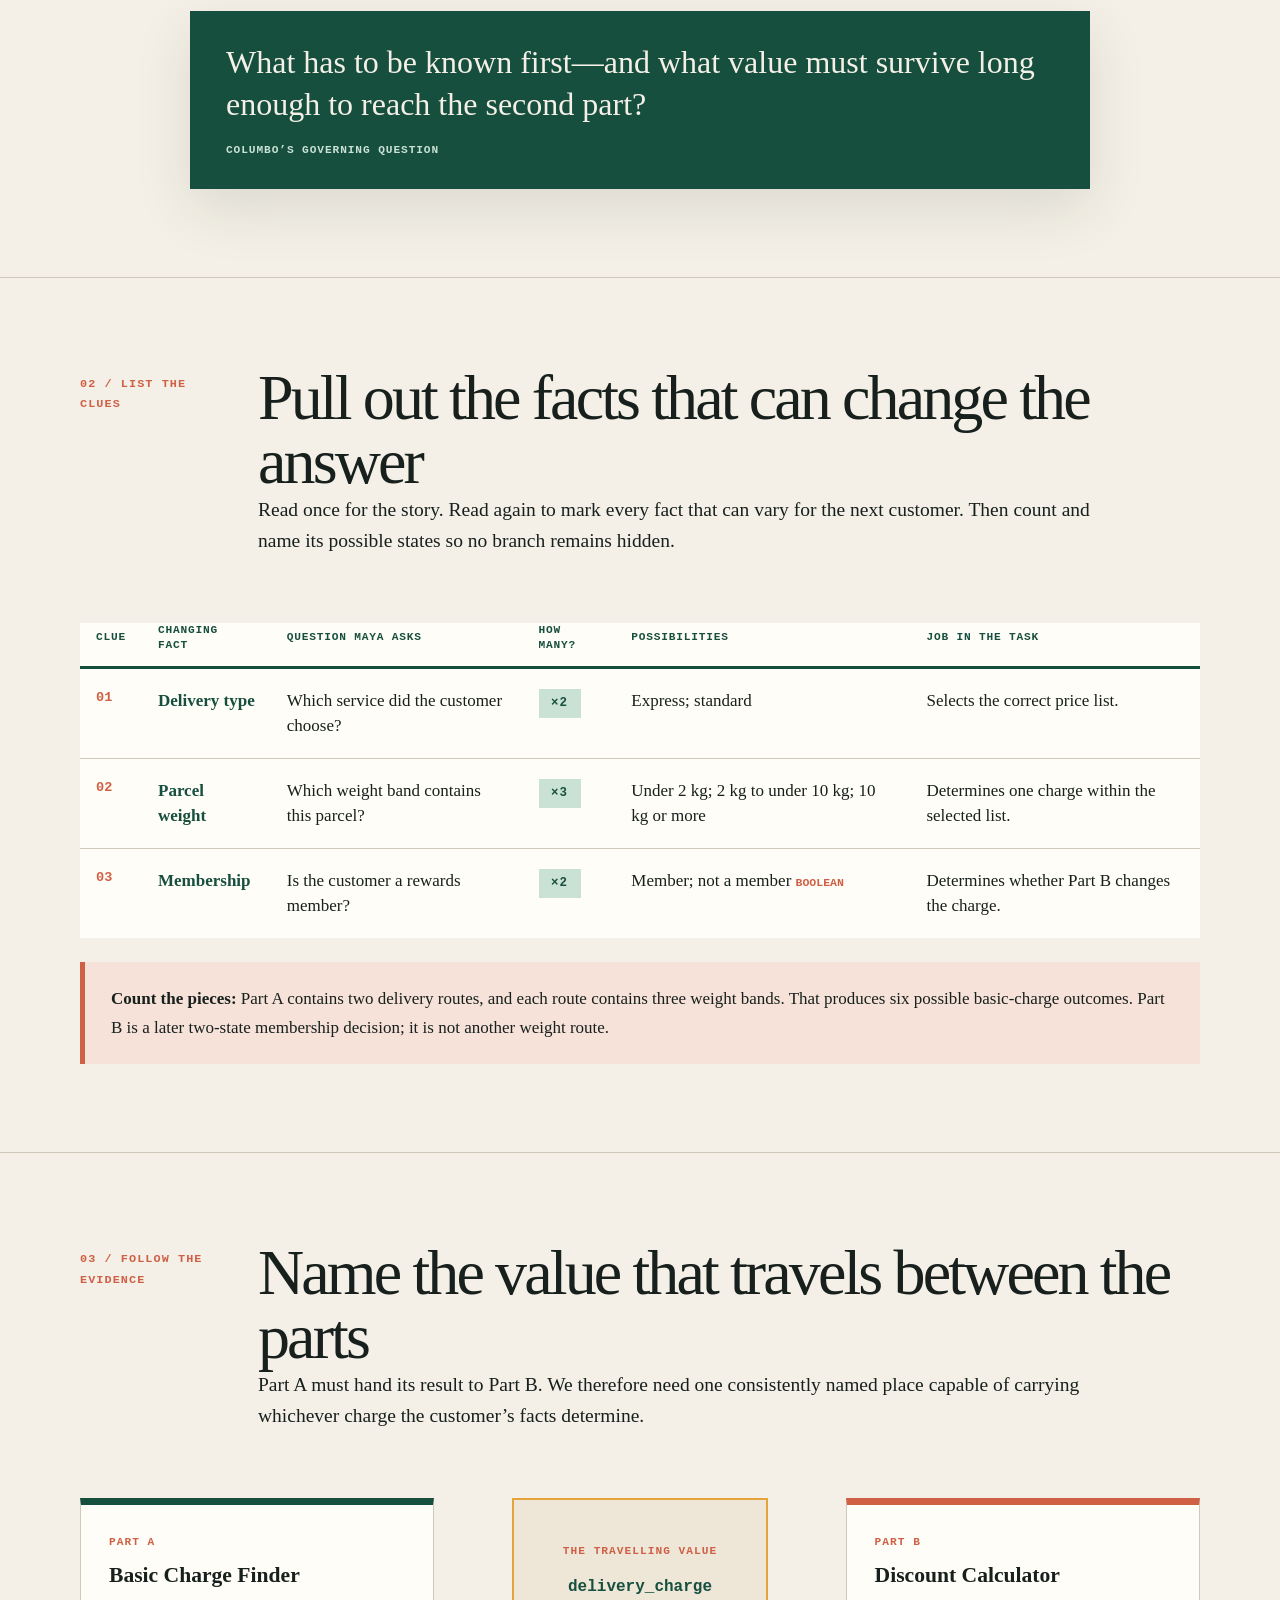
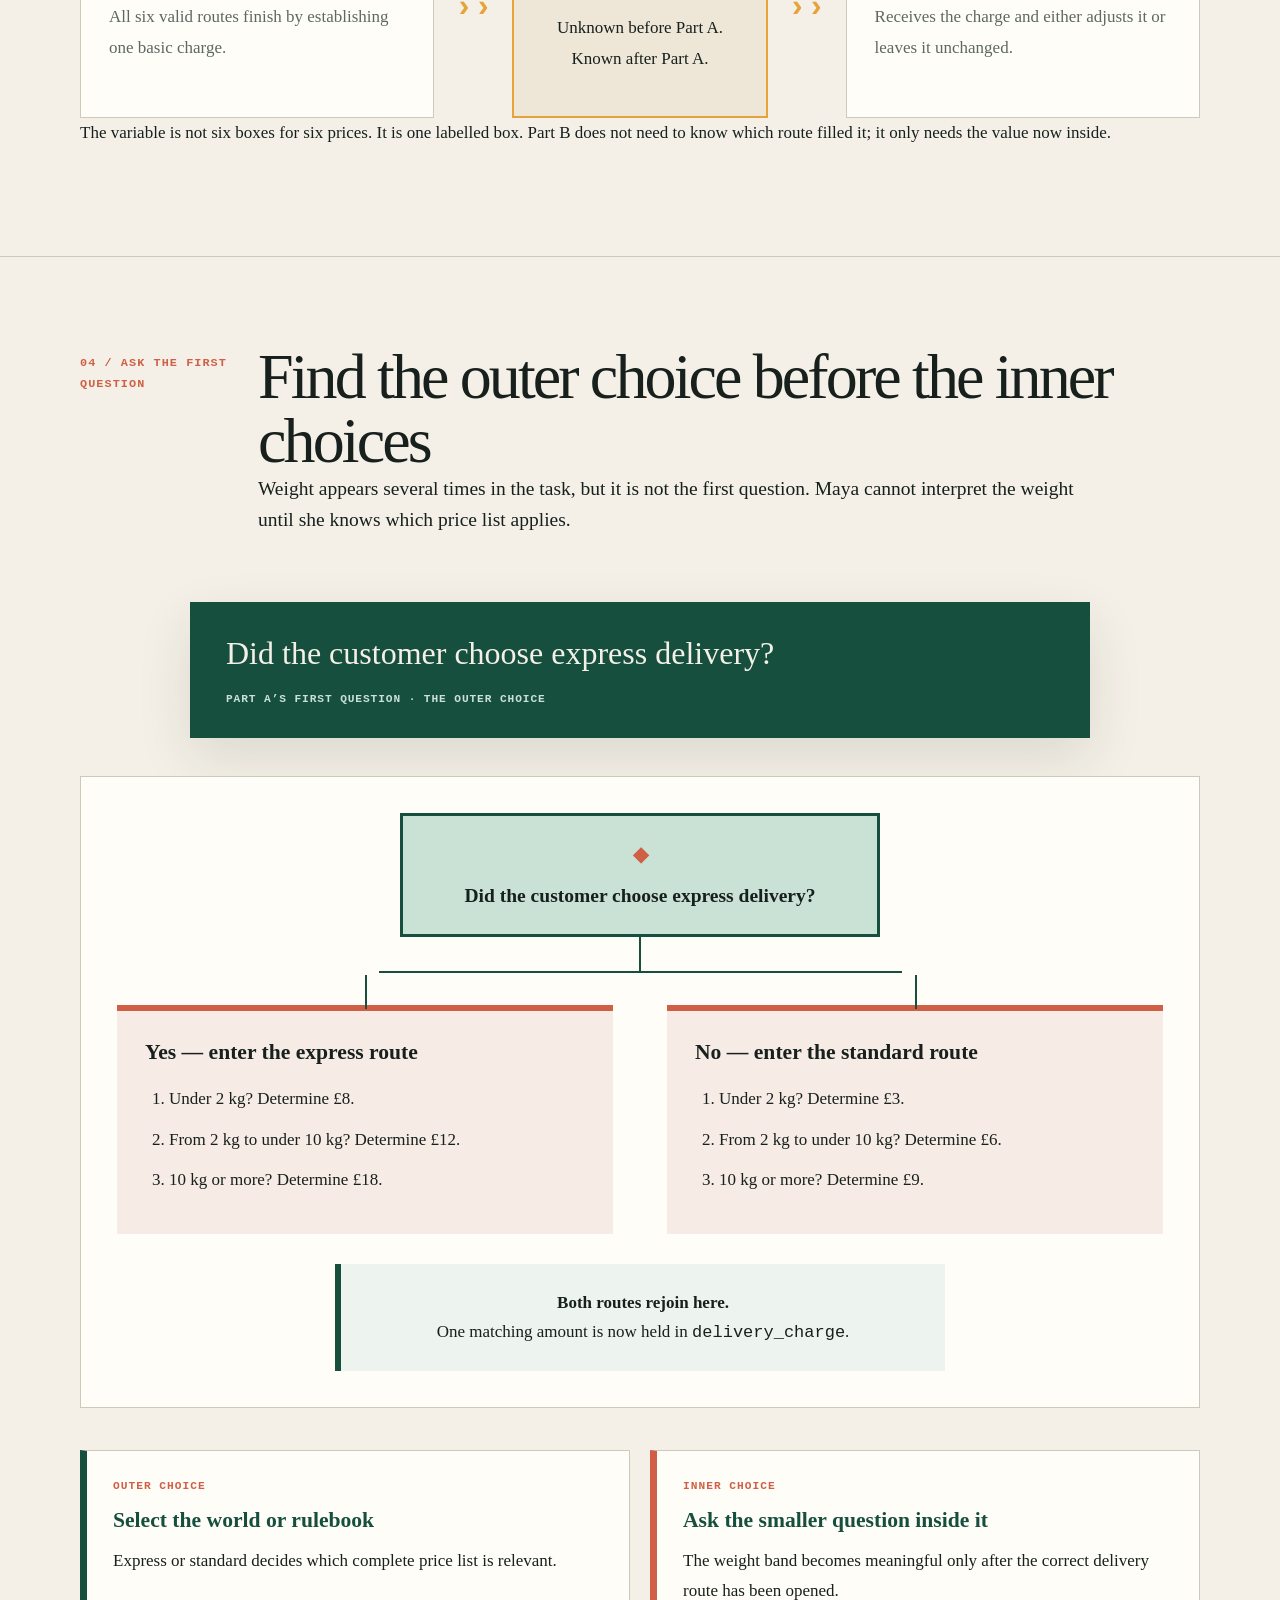
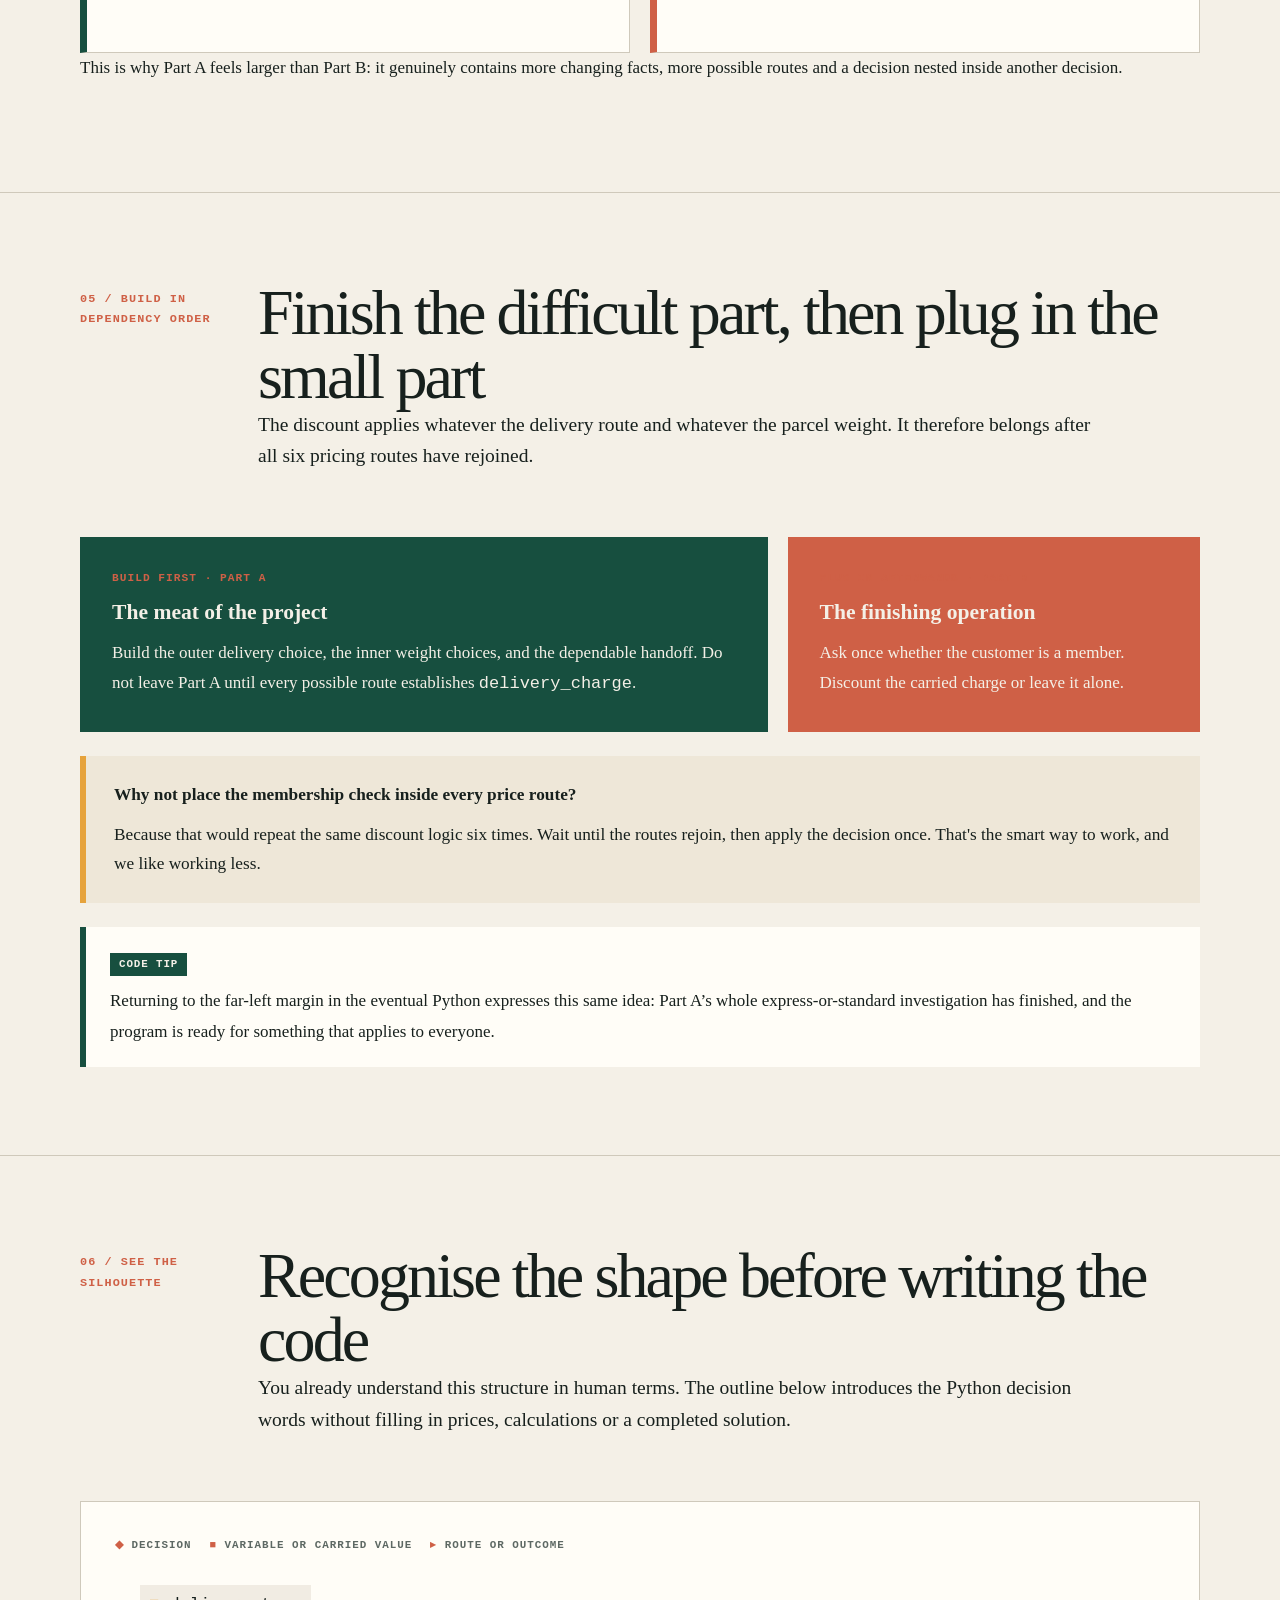
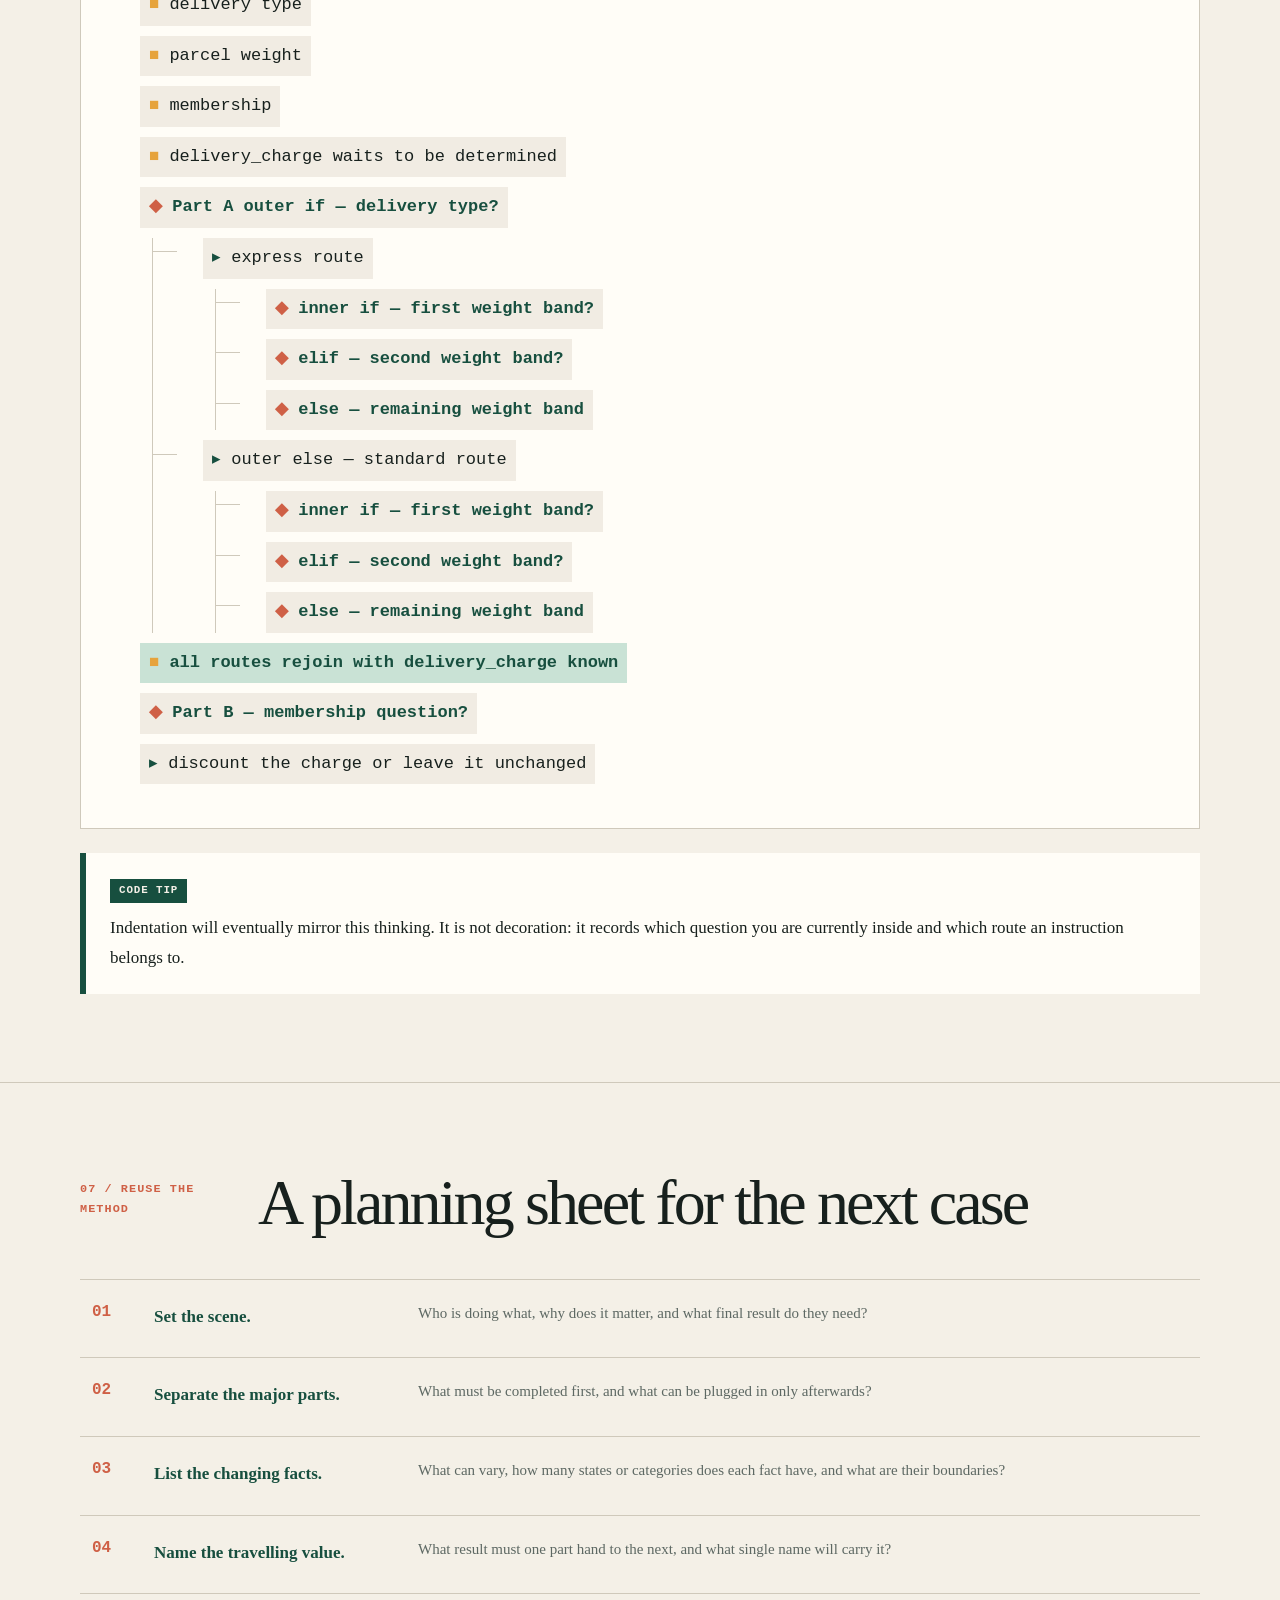
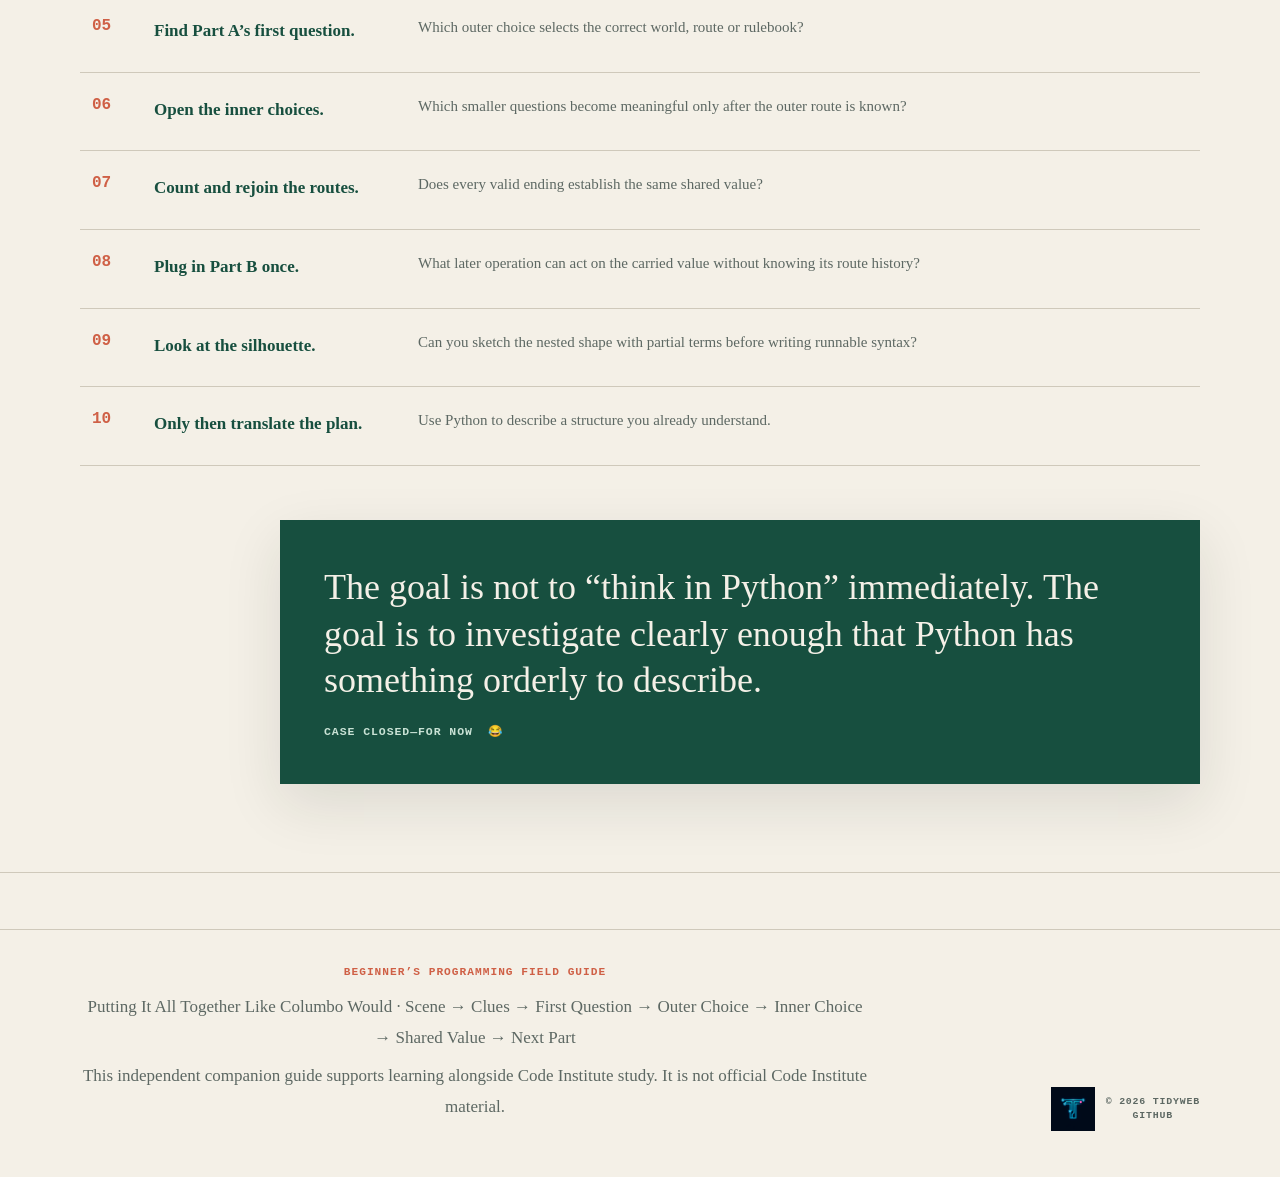
<file: Putting It All Together.html>
<!DOCTYPE html>
<html lang="en">
<head>
<meta charset="utf-8">
<meta name="viewport" content="width=device-width, initial-scale=1">
<title>Putting It All Together Like Columbo Would</title>
<style>
:root {
  --ink:#202124;
  --muted:#5f6368;
  --line:#dde2e8;
  --paper:#fffdfa;
  --blue:#1f4f82;
  --blue-soft:#eef4fa;
  --plum:#7d4655;
  --plum-soft:#f5eeef;
  --green:#4d6b4f;
  --green-soft:#f0f5f0;
  --orange:#9a5b34;
  --orange-soft:#f7eee6;
}

* { box-sizing:border-box; }
html { scroll-behavior:smooth; }
body {
  margin:0;
  background:#eceff3;
  color:var(--ink);
  font-family:"IBM Plex Sans", system-ui, sans-serif;
}
.page {
  width:min(920px, 100%);
  margin:0 auto 60px;
  padding:72px 92px 88px;
  background:var(--paper);
  box-shadow:0 8px 32px rgba(0,0,0,.14);
}
h1, h2, h3 { color:var(--blue); }
h1 {
  margin:0 0 18px;
  font-size:36px;
  line-height:1.18;
  font-weight:600;
}
h2 {
  margin:58px 0 20px;
  font-size:24px;
  line-height:1.3;
  font-weight:500;
}
h3 {
  margin:36px 0 14px;
  font-size:18px;
  line-height:1.35;
  font-weight:600;
}
p, li {
  font-size:17px;
  line-height:1.8;
}
p { margin:0 0 22px; }
strong { font-weight:600; }
.subtitle {
  margin:0 0 46px;
  padding-bottom:24px;
  border-bottom:1px solid var(--line);
  color:var(--muted);
  font-size:16px;
  line-height:1.65;
}
.eyebrow {
  margin:0 0 10px;
  color:var(--plum);
  font-family:"IBM Plex Mono", monospace;
  font-size:12px;
  font-weight:600;
  letter-spacing:.09em;
  text-transform:uppercase;
}
.story {
  margin:0 0 34px;
  padding:24px 28px;
  border-left:4px solid var(--blue);
  border-radius:0 8px 8px 0;
  background:var(--blue-soft);
}
.story p {
  margin:0 0 8px;
  font-size:17px;
  line-height:1.65;
}
.story p:last-child { margin-bottom:0; }
.brief {
  margin:26px 0 38px;
  padding:2px 0 2px 24px;
  border-left:2px solid var(--line);
}
.brief h3 { margin-top:0; }
.brief ul {
  margin:0;
  padding-left:22px;
}
.brief li { margin-bottom:8px; }
.question {
  margin:30px 0;
  padding:20px 24px;
  background:var(--orange-soft);
  border-left:4px solid var(--orange);
  font-size:19px;
  line-height:1.55;
  font-weight:600;
}
.journey {
  display:grid;
  grid-template-columns:1fr 42px 1fr 42px 1fr;
  align-items:center;
  margin:30px 0 42px;
}
.journey-step {
  min-height:126px;
  padding:20px;
  border-top:3px solid var(--blue);
  background:var(--blue-soft);
}
.journey-step span,
.stage-label {
  display:block;
  margin-bottom:9px;
  color:var(--blue);
  font-family:"IBM Plex Mono", monospace;
  font-size:11px;
  font-weight:600;
  letter-spacing:.08em;
  text-transform:uppercase;
}
.journey-step strong {
  display:block;
  margin-bottom:8px;
  font-size:18px;
  line-height:1.35;
}
.journey-step small {
  color:var(--muted);
  font-size:14px;
  line-height:1.5;
}
.arrow {
  color:var(--blue);
  text-align:center;
  font-size:26px;
}
.stage {
  margin:34px 0 48px;
  padding-top:28px;
  border-top:2px solid var(--blue-soft);
}
.stage h3 { margin-top:0; }
.plain-list {
  margin:18px 0 28px;
  padding-left:24px;
}
.plain-list li { margin-bottom:12px; }
.variable-sheet {
  width:100%;
  margin:26px 0 34px;
  border-collapse:collapse;
  font-size:16px;
}
.variable-sheet th {
  padding:0 16px 12px 0;
  border-bottom:2px solid var(--blue);
  color:var(--blue);
  font-size:12px;
  font-weight:600;
  letter-spacing:.06em;
  text-align:left;
  text-transform:uppercase;
}
.variable-sheet td {
  padding:15px 16px 15px 0;
  border-bottom:1px solid var(--line);
  line-height:1.55;
  vertical-align:top;
}
.variable-name {
  color:var(--plum);
  font-family:"IBM Plex Mono", monospace;
  font-weight:600;
  white-space:nowrap;
}
.carrier {
  display:grid;
  grid-template-columns:1fr 180px 1fr;
  align-items:center;
  gap:20px;
  margin:30px 0 42px;
}
.carrier-side {
  color:var(--muted);
  font-size:15px;
  line-height:1.55;
}
.carrier-box {
  padding:22px 14px;
  border:2px solid var(--plum);
  border-radius:8px;
  background:var(--plum-soft);
  text-align:center;
}
.carrier-box strong {
  display:block;
  color:var(--plum);
  font-family:"IBM Plex Mono", monospace;
  font-size:15px;
}
.carrier-box small {
  display:block;
  margin-top:8px;
  color:var(--muted);
  line-height:1.4;
}
.decision-map {
  margin:30px 0 42px;
  padding:28px;
  border:1px solid var(--line);
  background:#fff;
}
.decision-root {
  width:min(420px, 100%);
  margin:0 auto;
  padding:17px 20px;
  border:2px solid var(--blue);
  background:var(--blue-soft);
  text-align:center;
  font-size:18px;
  font-weight:600;
}
.trunk {
  width:2px;
  height:28px;
  margin:0 auto;
  background:var(--blue);
}
.branches {
  position:relative;
  display:grid;
  grid-template-columns:1fr 1fr;
  gap:44px;
  padding-top:28px;
}
.branches::before {
  content:"";
  position:absolute;
  top:0;
  left:25%;
  right:25%;
  height:2px;
  background:var(--blue);
}
.branch {
  position:relative;
  padding:20px;
  border-top:3px solid var(--plum);
  background:var(--plum-soft);
}
.branch::before {
  content:"";
  position:absolute;
  top:-30px;
  left:50%;
  width:2px;
  height:28px;
  background:var(--blue);
}
.branch h3 {
  margin:0 0 14px;
  color:var(--plum);
  text-decoration:none;
}
.branch ol {
  margin:0;
  padding-left:22px;
}
.branch li {
  margin-bottom:10px;
  font-size:15.5px;
  line-height:1.55;
}
.rejoin {
  margin:26px auto 0;
  width:min(500px, 100%);
  padding:18px 22px;
  border-left:4px solid var(--green);
  background:var(--green-soft);
  text-align:center;
  font-size:16px;
  line-height:1.55;
}
.two-part {
  display:grid;
  grid-template-columns:1fr 1fr;
  gap:24px;
  margin:26px 0 40px;
}
.two-part section {
  padding:22px 24px;
  border-top:3px solid var(--blue);
  background:var(--blue-soft);
}
.two-part section:last-child {
  border-color:var(--green);
  background:var(--green-soft);
}
.two-part h3 { margin:0 0 12px; }
.two-part p { margin:0; font-size:15.5px; line-height:1.65; }
.discount-rate {
  color:var(--orange);
  font-weight:700;
}
.honest-note strong {
  display:block;
  margin-bottom:10px;
}
.honest-note ul {
  margin:0;
  padding-left:22px;
}
.honest-note li + li {
  margin-top:8px;
}
.rule {
  margin:30px 0;
  padding:20px 24px;
  border-left:4px solid var(--green);
  background:var(--green-soft);
  font-size:18px;
  line-height:1.65;
}
.planning-sheet {
  margin:26px 0 0;
  padding:0;
  counter-reset:planning;
  list-style:none;
}
.planning-sheet li {
  position:relative;
  margin:0;
  padding:18px 16px 18px 62px;
  border-top:1px solid var(--line);
}
.planning-sheet li:last-child { border-bottom:1px solid var(--line); }
.planning-sheet li::before {
  counter-increment:planning;
  content:counter(planning, decimal-leading-zero);
  position:absolute;
  top:19px;
  left:8px;
  color:var(--blue);
  font-family:"IBM Plex Mono", monospace;
  font-size:13px;
  font-weight:600;
}
.planning-sheet strong { display:block; margin-bottom:3px; }
.planning-sheet span { color:var(--muted); font-size:15px; line-height:1.55; }
.closing {
  margin-top:54px;
  padding-top:28px;
  border-top:2px solid var(--blue);
  color:var(--blue);
  font-size:21px;
  font-weight:600;
  line-height:1.55;
}
footer {
  margin-top:56px;
  padding-top:20px;
  border-top:1px solid var(--line);
  color:var(--muted);
  font-size:13px;
  line-height:1.6;
  text-align:center;
}

@media (max-width:760px) {
  .page { padding:48px 26px 64px; box-shadow:none; }
  h1 { font-size:31px; }
  h2 { margin-top:48px; }
  .journey { grid-template-columns:1fr; gap:0; }
  .journey-step { min-height:auto; }
  .arrow { padding:8px 0; transform:rotate(90deg); }
  .carrier { grid-template-columns:1fr; text-align:center; }
  .branches { grid-template-columns:1fr; gap:26px; padding-top:0; }
  .branches::before, .branch::before, .trunk { display:none; }
  .two-part { grid-template-columns:1fr; }
  .decision-map { padding:20px 16px; }
  .variable-sheet { display:block; overflow-x:auto; }
}

@media print {
  body { background:#fff; }
  .page { width:100%; margin:0; padding:28px 34px; box-shadow:none; }
  .decision-map, .story, .journey-step, .branch, .two-part section {
    print-color-adjust:exact;
    -webkit-print-color-adjust:exact;
  }
}
</style>
<link rel="stylesheet" href="assets/putting-it-all-together/styles.css?v=20260717-173959">
<link rel="stylesheet" href="assets/putting-it-all-together/interactive-decision-map.css?v=20260719-164854">
</head>
<body class="afg-page">
<header class="case-hero" id="top">
  <div class="case-shell">
    <a class="columbo-home" href="index.html" aria-label="Return to the Columbo Codes home page">
      <img class="columbo-mark" src="assets/putting-it-all-together/columbo-quartertone.png" alt="">
    </a>
    <div class="hero-copy">
      <div class="case-label">A beginner’s field guide · thinking before typing</div>
      <h1>Putting It All Together <em>Like Columbo Would</em></h1>
      <p class="hero-dek">How to investigate a multipart programming problem, find the first question, and follow one important value from the opening clues to the final answer.</p>
      <p class="hero-aside">Columbo never begins with the clever conclusion. He notices the facts, asks which question comes first, and keeps following the thread until every loose end belongs somewhere.</p>
    </div>
  </div>
</header>

<nav class="case-nav" aria-label="Guide sections">
  <div class="case-shell">
    <a href="#scene">The scene</a>
    <a href="#whole-route">Whole route</a>
    <a href="#facts">Changing facts</a>
    <a href="#handoff">Value handoff</a>
    <a href="#first-question">First question</a>
    <a href="#build-order">Build order</a>
    <a href="#silhouette">Code silhouette</a>
    <a href="#planning-sheet">Planning sheet</a>
  </div>
</nav>

<main>
  <section class="case-section" id="scene">
    <div class="case-shell">
      <div class="section-head">
        <div class="step-kicker">00 / Set the scene</div>
        <h2>First, enter the world of the problem</h2>
      </div>
      <div class="scene">
        <div class="story-panel" aria-label="Parcel delivery story">
          <p>Maya runs the counter at the local parcel shop.</p>
          <p>She offers two levels of service — express or standard.</p>
          <p>Each service has different charges depending on parcel weight.</p>
          <p>Reward card members get a <span class="discount-rate">15% discount</span> on all postage fees.</p>
          <p>Maya needs one final amount to show on her till.</p>
        </div>
        <aside class="case-note">
          <strong>The program is simply a careful version of Maya’s thought process.</strong>
          <small>Scene first · machinery later</small>
        </aside>
      </div>

      <div class="brief-grid">
        <article class="brief-card part-a">
          <span class="part-mark">Part A · Basic Charge Finder</span>
          <h3>Determine the basic delivery charge</h3>
          <ul>
            <li>Express: £8 under 2 kg, £12 from 2 kg to under 10 kg, £18 at 10 kg or more.</li>
            <li>Standard: £3 under 2 kg, £6 from 2 kg to under 10 kg, £9 at 10 kg or more.</li>
          </ul>
        </article>
        <article class="brief-card part-b">
          <span class="part-mark">Part B · Discount Calculator</span>
          <h3>Apply the rewards discount</h3>
          <p>Members receive 15% off. Everyone else keeps the basic charge unchanged.</p>
        </article>
      </div>
      <div class="honest-note">
        <strong>Let’s be honest about the workload:</strong>
        <ul>
          <li>Part A is the meat of the project.</li>
          <li>Part B is a smaller finishing operation once Part A reliably hands it one basic charge.</li>
        </ul>
      </div>
    </div>
  </section>

  <section class="case-section" id="whole-route">
    <div class="case-shell">
      <div class="section-head">
        <div class="step-kicker">01 / Survey the case</div>
        <div>
          <h2>See the whole journey before examining the details</h2>
          <div class="code-tip">
            <span class="code-tip-label">Code Tip</span>
            <p class="lead">Do not begin by worrying about indentation, or commas, or bracket types. Begin by seeing the flow: collect the facts, determine one matching charge, then apply one later membership decision.</p>
          </div>
        </div>
      </div>
      <figure class="decision-path-figure">
        <div class="decision-path-scroll" tabindex="0" aria-label="Scrollable decision-path illustration">
        <div class="decision-path-stage" data-decision-path>
          <img
            class="decision-path-clean"
            src="assets/putting-it-all-together/columbo-parcel-decision-path-clean.png"
            alt="A hand-drawn path begins with a delivery-service choice, divides into standard and express weight routes, rejoins at delivery charge, then checks membership before reaching one final till amount."
          >
          <img
            class="decision-path-code"
            src="assets/putting-it-all-together/columbo-parcel-decision-path-code-master.png"
            alt=""
            aria-hidden="true"
          >
          <button
            class="decision-path-clue"
            type="button"
            aria-label="Reveal the pencilled Python hints"
            aria-pressed="false"
            data-code-clue
          >
            <svg viewBox="0 0 100 90" aria-hidden="true">
              <defs>
                <radialGradient id="decision-lens" cx="36%" cy="30%" r="70%">
                  <stop offset="0" stop-color="#fffdf2" stop-opacity=".96"/>
                  <stop offset=".52" stop-color="#bcd9d5" stop-opacity=".62"/>
                  <stop offset="1" stop-color="#5f8f8a" stop-opacity=".35"/>
                </radialGradient>
                <linearGradient id="decision-brass" x1="0" y1="0" x2="1" y2="1">
                  <stop offset="0" stop-color="#fff0a8"/>
                  <stop offset=".32" stop-color="#d5a52d"/>
                  <stop offset=".72" stop-color="#8b5d10"/>
                  <stop offset="1" stop-color="#e9c65d"/>
                </linearGradient>
                <linearGradient id="decision-wood" x1="0" y1="0" x2="1" y2="1">
                  <stop offset="0" stop-color="#9c6330"/>
                  <stop offset=".5" stop-color="#603619"/>
                  <stop offset="1" stop-color="#b77a3c"/>
                </linearGradient>
              </defs>
              <path d="M55 52 L88 82" stroke="#4b2b17" stroke-width="13" stroke-linecap="round"/>
              <path d="M55 52 L88 82" stroke="url(#decision-wood)" stroke-width="9" stroke-linecap="round"/>
              <circle cx="38" cy="34" r="25" fill="url(#decision-lens)" stroke="#72500e" stroke-width="9"/>
              <circle cx="38" cy="34" r="25" fill="none" stroke="url(#decision-brass)" stroke-width="6"/>
              <path d="M25 23 Q34 13 46 18" fill="none" stroke="#fff8cf" stroke-width="3.5" stroke-linecap="round"/>
              <g class="lens-glint" fill="#fffde9">
                <path d="M38 11 L41 24 L54 27 L41 30 L38 43 L35 30 L22 27 L35 24 Z"/>
                <circle cx="55" cy="15" r="3"/>
              </g>
            </svg>
            <span class="decision-path-clue-text">Reveal the pencilled Python hints</span>
          </button>
          <button
            class="decision-path-fullscreen"
            type="button"
            aria-label="Open the decision map full screen"
            data-map-fullscreen
          >
            <svg viewBox="0 0 24 24" aria-hidden="true">
              <path d="M4 9V4h5M15 4h5v5M20 15v5h-5M9 20H4v-5"/>
            </svg>
            <span class="decision-path-clue-text">Open the decision map full screen</span>
          </button>
        </div>
        </div>
        <figcaption class="decision-path-caption">
          <span><strong>The whole case, seen from above.</strong> Follow one customer’s possible route from the opening facts to the final amount.</span>
          <span class="decision-path-instruction" data-code-instruction>Something has been left in pencil. Examine the magnifying glass.</span>
        </figcaption>
      </figure>
      <div class="journey" aria-label="Overall program journey">
        <div class="journey-card">
          <span class="part-mark">Inputs</span>
          <strong>Collect the facts</strong>
          <small>Delivery type, parcel weight and membership.</small>
        </div>
        <div class="journey-arrow" aria-hidden="true">››</div>
        <div class="journey-card part-a">
          <span class="part-mark">Part A</span>
          <strong>Determine the matching basic charge</strong>
          <small>No charge is “best.” The customer’s facts determine which of the six charges applies.</small>
        </div>
        <div class="journey-arrow" aria-hidden="true">››</div>
        <div class="journey-card part-b">
          <span class="part-mark">Part B</span>
          <strong>Run the Discount Calculator</strong>
          <small>Use the charge Part A has already produced.</small>
        </div>
      </div>
      <div class="investigator-question">What has to be known first—and what value must survive long enough to reach the second part?<small>Columbo’s governing question</small></div>
    </div>
  </section>

  <section class="case-section" id="facts">
    <div class="case-shell">
      <div class="section-head">
        <div class="step-kicker">02 / List the clues</div>
        <div>
          <h2>Pull out the facts that can change the answer</h2>
          <p class="lead">Read once for the story. Read again to mark every fact that can vary for the next customer. Then count and name its possible states so no branch remains hidden.</p>
        </div>
      </div>
      <div class="facts-wrap" role="region" aria-label="Changing facts and possible pathways" tabindex="0">
        <table class="facts-table">
          <thead>
            <tr>
              <th>Clue</th>
              <th>Changing fact</th>
              <th>Question Maya asks</th>
              <th>How many?</th>
              <th>Possibilities</th>
              <th>Job in the task</th>
            </tr>
          </thead>
          <tbody>
            <tr>
              <td class="fact-id">01</td>
              <td class="fact-name">Delivery type</td>
              <td>Which service did the customer choose?</td>
              <td><span class="path-count">×2</span></td>
              <td>Express; standard</td>
              <td>Selects the correct price list.</td>
            </tr>
            <tr>
              <td class="fact-id">02</td>
              <td class="fact-name">Parcel weight</td>
              <td>Which weight band contains this parcel?</td>
              <td><span class="path-count">×3</span></td>
              <td>Under 2 kg; 2 kg to under 10 kg; 10 kg or more</td>
              <td>Determines one charge within the selected list.</td>
            </tr>
            <tr>
              <td class="fact-id">03</td>
              <td class="fact-name">Membership</td>
              <td>Is the customer a rewards member?</td>
              <td><span class="path-count">×2</span></td>
              <td>Member; not a member <span class="boolean">Boolean</span></td>
              <td>Determines whether Part B changes the charge.</td>
            </tr>
          </tbody>
        </table>
      </div>
      <div class="six-route-note"><strong>Count the pieces:</strong> Part A contains two delivery routes, and each route contains three weight bands. That produces six possible basic-charge outcomes. Part B is a later two-state membership decision; it is not another weight route.</div>
    </div>
  </section>

  <section class="case-section" id="handoff">
    <div class="case-shell">
      <div class="section-head">
        <div class="step-kicker">03 / Follow the evidence</div>
        <div>
          <h2>Name the value that travels between the parts</h2>
          <p class="lead">Part A must hand its result to Part B. We therefore need one consistently named place capable of carrying whichever charge the customer’s facts determine.</p>
        </div>
      </div>
      <div class="handoff" aria-label="Part A passes the delivery charge to Part B">
        <article class="handoff-card source">
          <span class="part-mark">Part A</span>
          <strong>Basic Charge Finder</strong>
          <p>All six valid routes finish by establishing one basic charge.</p>
        </article>
        <div class="handoff-arrow" aria-hidden="true">››</div>
        <article class="handoff-card value">
          <div>
            <span class="part-mark">The travelling value</span>
            <code>delivery_charge</code>
            <p>Unknown before Part A.<br>Known after Part A.</p>
          </div>
        </article>
        <div class="handoff-arrow" aria-hidden="true">››</div>
        <article class="handoff-card target">
          <span class="part-mark">Part B</span>
          <strong>Discount Calculator</strong>
          <p>Receives the charge and either adjusts it or leaves it unchanged.</p>
        </article>
      </div>
      <p>The variable is not six boxes for six prices. It is one labelled box. Part B does not need to know which route filled it; it only needs the value now inside.</p>
    </div>
  </section>

  <section class="case-section" id="first-question">
    <div class="case-shell">
      <div class="section-head">
        <div class="step-kicker">04 / Ask the first question</div>
        <div>
          <h2>Find the outer choice before the inner choices</h2>
          <p class="lead">Weight appears several times in the task, but it is not the first question. Maya cannot interpret the weight until she knows which price list applies.</p>
        </div>
      </div>
      <div class="investigator-question">Did the customer choose express delivery?<small>Part A’s first question · the outer choice</small></div>
      <div class="decision-map" aria-label="Part A decision map">
        <div class="decision-root">Did the customer choose express delivery?</div>
        <div class="map-trunk" aria-hidden="true"></div>
        <div class="map-branches">
          <article class="map-branch">
            <h3>Yes — enter the express route</h3>
            <ol>
              <li>Under 2 kg? Determine £8.</li>
              <li>From 2 kg to under 10 kg? Determine £12.</li>
              <li>10 kg or more? Determine £18.</li>
            </ol>
          </article>
          <article class="map-branch">
            <h3>No — enter the standard route</h3>
            <ol>
              <li>Under 2 kg? Determine £3.</li>
              <li>From 2 kg to under 10 kg? Determine £6.</li>
              <li>10 kg or more? Determine £9.</li>
            </ol>
          </article>
        </div>
        <div class="map-rejoin"><strong>Both routes rejoin here.</strong><br>One matching amount is now held in <code>delivery_charge</code>.</div>
      </div>
      <div class="outer-inner">
        <article>
          <span class="part-mark">Outer choice</span>
          <h3>Select the world or rulebook</h3>
          <p>Express or standard decides which complete price list is relevant.</p>
        </article>
        <article>
          <span class="part-mark">Inner choice</span>
          <h3>Ask the smaller question inside it</h3>
          <p>The weight band becomes meaningful only after the correct delivery route has been opened.</p>
        </article>
      </div>
      <p>This is why Part A feels larger than Part B: it genuinely contains more changing facts, more possible routes and a decision nested inside another decision.</p>
    </div>
  </section>

  <section class="case-section" id="build-order">
    <div class="case-shell">
      <div class="section-head">
        <div class="step-kicker">05 / Build in dependency order</div>
        <div>
          <h2>Finish the difficult part, then plug in the small part</h2>
          <p class="lead">The discount applies whatever the delivery route and whatever the parcel weight. It therefore belongs after all six pricing routes have rejoined.</p>
        </div>
      </div>
      <div class="build-order">
        <article class="meat">
          <span class="part-mark">Build first · Part A</span>
          <h3>The meat of the project</h3>
          <p>Build the outer delivery choice, the inner weight choices, and the dependable handoff. Do not leave Part A until every possible route establishes <code>delivery_charge</code>.</p>
        </article>
        <article class="plug-in">
          <span class="part-mark">Plug in afterwards · Part B</span>
          <h3>The finishing operation</h3>
          <p>Ask once whether the customer is a member. Discount the carried charge or leave it alone.</p>
        </article>
      </div>
      <div class="honest-note"><strong>Why not place the membership check inside every price route?</strong> Because that would repeat the same discount logic six times. Wait until the routes rejoin, then apply the decision once. That's the smart way to work, and we like working less.</div>
      <div class="code-tip">
        <span class="code-tip-label">Code Tip</span>
        <p>Returning to the far-left margin in the eventual Python expresses this same idea: Part A’s whole express-or-standard investigation has finished, and the program is ready for something that applies to everyone.</p>
      </div>
    </div>
  </section>

  <section class="case-section" id="silhouette">
    <div class="case-shell">
      <div class="section-head">
        <div class="step-kicker">06 / See the silhouette</div>
        <div>
          <h2>Recognise the shape before writing the code</h2>
          <p class="lead">You already understand this structure in human terms. The outline below introduces the Python decision words without filling in prices, calculations or a completed solution.</p>
        </div>
      </div>
      <div class="skeleton">
        <div class="shape-legend"><span><b>◆</b> decision</span><span><b>■</b> variable or carried value</span><span><b>▸</b> route or outcome</span></div>
        <ul class="tree" aria-label="Non-runnable code silhouette">
          <li><span class="node value">delivery type</span></li>
          <li><span class="node value">parcel weight</span></li>
          <li><span class="node value">membership</span></li>
          <li><span class="node value">delivery_charge waits to be determined</span></li>
          <li>
            <span class="node decision">Part A outer if — delivery type?</span>
            <ul>
              <li>
                <span class="node route">express route</span>
                <ul>
                  <li><span class="node decision">inner if — first weight band?</span></li>
                  <li><span class="node decision">elif — second weight band?</span></li>
                  <li><span class="node decision">else — remaining weight band</span></li>
                </ul>
              </li>
              <li>
                <span class="node route">outer else — standard route</span>
                <ul>
                  <li><span class="node decision">inner if — first weight band?</span></li>
                  <li><span class="node decision">elif — second weight band?</span></li>
                  <li><span class="node decision">else — remaining weight band</span></li>
                </ul>
              </li>
            </ul>
          </li>
          <li><span class="node value rejoin-node">all routes rejoin with delivery_charge known</span></li>
          <li><span class="node decision">Part B — membership question?</span></li>
          <li><span class="node route">discount the charge or leave it unchanged</span></li>
        </ul>
      </div>
      <div class="code-tip">
        <span class="code-tip-label">Code Tip</span>
        <p>Indentation will eventually mirror this thinking. It is not decoration: it records which question you are currently inside and which route an instruction belongs to.</p>
      </div>
    </div>
  </section>

  <section class="case-section" id="planning-sheet">
    <div class="case-shell">
      <div class="section-head">
        <div class="step-kicker">07 / Reuse the method</div>
        <h2>A planning sheet for the next case</h2>
      </div>
      <ol class="planning-sheet">
        <li><strong>Set the scene.</strong><span>Who is doing what, why does it matter, and what final result do they need?</span></li>
        <li><strong>Separate the major parts.</strong><span>What must be completed first, and what can be plugged in only afterwards?</span></li>
        <li><strong>List the changing facts.</strong><span>What can vary, how many states or categories does each fact have, and what are their boundaries?</span></li>
        <li><strong>Name the travelling value.</strong><span>What result must one part hand to the next, and what single name will carry it?</span></li>
        <li><strong>Find Part A’s first question.</strong><span>Which outer choice selects the correct world, route or rulebook?</span></li>
        <li><strong>Open the inner choices.</strong><span>Which smaller questions become meaningful only after the outer route is known?</span></li>
        <li><strong>Count and rejoin the routes.</strong><span>Does every valid ending establish the same shared value?</span></li>
        <li><strong>Plug in Part B once.</strong><span>What later operation can act on the carried value without knowing its route history?</span></li>
        <li><strong>Look at the silhouette.</strong><span>Can you sketch the nested shape with partial terms before writing runnable syntax?</span></li>
        <li><strong>Only then translate the plan.</strong><span>Use Python to describe a structure you already understand.</span></li>
      </ol>
      <blockquote class="closing-quote">The goal is not to “think in Python” immediately. The goal is to investigate clearly enough that Python has something orderly to describe.<small>Case closed—for now&nbsp;&nbsp;😂</small></blockquote>
    </div>
  </section>
</main>

<footer class="case-footer">
  <div class="case-shell footer-grid">
    <div class="footer-copy">
      <span class="part-mark">Beginner’s Programming Field Guide</span>
      <p>Putting It All Together Like Columbo Would · Scene → Clues → First Question → Outer Choice → Inner Choice → Shared Value → Next Part</p>
      <p>This independent companion guide supports learning alongside Code Institute study. It is not official Code Institute material.</p>
    </div>
    <a class="tidyweb-mark" href="https://github.com/TidyWeb/" target="_blank" rel="noopener">
      <img src="assets/putting-it-all-together/tidyweb_logo.png" alt="TidyWeb logo" width="44" height="44">
      <span>© 2026 TidyWeb<br>GitHub</span>
    </a>
  </div>
</footer>
<script src="assets/putting-it-all-together/interactive-decision-map.js?v=20260719-164854"></script>
</body>
</html>
</file>
<file: assets/columbo-codes-index/styles.css>
:root{
  --paper:#f5f1ec;
  --panel:#fbf9f5;
  --ink:#2b242a;
  --plum:#5b4254;
  --sage:#cdd7c5;
  --terracotta:#a86454;
  --brass:#c59a4b;
  --muted:#74686f;
  --line:#d6cec5;
  --mono:ui-monospace,SFMono-Regular,Menlo,Consolas,monospace;
  --serif:Georgia,"Times New Roman",serif;
  --shadow:0 18px 44px rgba(43,36,42,.09);
}
*{box-sizing:border-box}
html{scroll-behavior:smooth}
body{margin:0;background:var(--paper);color:var(--ink);font:17px/1.7 var(--serif)}
.shell{width:min(1160px,calc(100% - 40px));margin:auto}
.hero{min-height:88vh;border-bottom:1px solid var(--line);overflow:hidden}
.hero-grid{display:grid;grid-template-columns:1.03fr .97fr;align-items:center;gap:42px;min-height:88vh;padding:62px 0}
.hero-copy{position:relative;z-index:1}
.eyebrow,.kicker,.case-number,.case-type,.step{font:700 .7rem/1.4 var(--mono);letter-spacing:.09em;text-transform:uppercase}
.eyebrow,.kicker{color:var(--terracotta)}
h1{margin:20px 0 25px;font:500 clamp(4.8rem,10vw,8.8rem)/.82 var(--serif);letter-spacing:-.075em}
h1 em{display:block;color:var(--plum);font-weight:400}
.dek{max-width:620px;margin:0;font-size:1.34rem;line-height:1.52}
.hero-note{max-width:620px;margin:31px 0 0;padding:17px 0 17px 23px;border-left:5px solid var(--brass);color:var(--muted)}
.portrait-wrap{position:relative;min-height:620px}
.portrait-wrap img{position:absolute;z-index:1;left:-10%;bottom:2%;display:block;width:107%;max-width:none;mix-blend-mode:multiply;filter:sepia(.15) hue-rotate(285deg) saturate(.72)}
.portrait-wrap span{position:absolute;right:13%;bottom:11%;z-index:3;padding:8px 12px;background:var(--plum);color:var(--paper);font:700 .66rem/1.4 var(--mono);letter-spacing:.07em;text-transform:uppercase}
.detective-route{position:absolute;z-index:2;inset:-2% -10% -5% -8%;width:118%;height:108%;overflow:visible;font:700 15px/1 var(--mono);letter-spacing:.08em}
.route-line{fill:none;stroke:var(--terracotta);stroke-width:3;stroke-dasharray:7 9;marker-end:url(#route-arrow)}
.route-line,.route-node,.route-solved{vector-effect:non-scaling-stroke}
.route-node rect,.route-node path{fill:var(--paper);stroke:var(--plum);stroke-width:2}
.route-node text,.route-solved text{fill:var(--plum);text-anchor:middle}
.route-what path,.route-when path,.route-how path{fill:#eee5dc}
.route-why rect{fill:#e0d5df}
.route-solved rect{fill:var(--plum);stroke:var(--plum);stroke-width:2}
.route-solved text{fill:var(--paper)}
.case-link{display:inline-flex;align-items:center;gap:12px;margin-top:22px;color:var(--plum);font:700 .7rem/1.3 var(--mono);letter-spacing:.08em;text-decoration:none;text-transform:uppercase}
.case-link span{color:var(--terracotta);font-size:1rem}
.primary-link{margin-top:31px;padding-bottom:8px;border-bottom:2px solid var(--terracotta);font-size:1.82rem;line-height:1.15;letter-spacing:.035em}
.primary-link .primary-link-text{color:var(--plum);font-size:inherit}
.search-mark{width:2.2rem;height:2.2rem;flex:0 0 auto;fill:none;stroke:var(--terracotta);stroke-width:4;stroke-linecap:round}
.section{padding:88px 0;border-bottom:1px solid var(--line)}
.section-head{display:grid;grid-template-columns:180px minmax(0,1fr);gap:30px;margin-bottom:45px}
.section-head h2,.use-grid h2{margin:0;font:500 clamp(2.55rem,5.3vw,4.9rem)/.98 var(--serif);letter-spacing:-.05em}
.lead{max-width:860px;margin:16px 0 0;color:var(--muted);font-size:1.18rem;line-height:1.62}
code{padding:.13em .33em;background:#e9e3dc;color:var(--plum);font:500 .88em/1.3 var(--mono)}
blockquote{max-width:930px;margin:43px 0 0 auto;padding:42px;background:var(--plum);color:var(--paper);box-shadow:var(--shadow)}
blockquote p{margin:0;font-size:clamp(1.45rem,3vw,2.25rem);line-height:1.32}
blockquote small{display:block;margin-top:20px;color:var(--sage);font:700 .68rem/1.4 var(--mono);letter-spacing:.08em;text-transform:uppercase}
.method-grid{display:grid;grid-template-columns:repeat(3,1fr);gap:18px}
.method-grid article{padding:28px;border:1px solid var(--line);border-top:5px solid var(--plum);background:var(--panel);box-shadow:var(--shadow)}
.method-grid article:nth-child(2),.method-grid article:nth-child(5){border-top-color:var(--terracotta)}
.method-grid article:nth-child(3),.method-grid article:nth-child(6){border-top-color:var(--brass)}
.step{display:block;margin-bottom:13px;color:var(--terracotta)}
.method-grid h3,.case-card h3{margin:0 0 11px;color:var(--plum);font:700 1.37rem/1.25 var(--serif)}
.method-grid p{margin:0;color:var(--muted);font-size:.95rem}
.method-thread{display:flex;justify-content:center;align-items:center;flex-wrap:wrap;gap:13px;margin-top:27px;padding:22px;background:var(--sage);color:var(--plum);font:700 .68rem/1.3 var(--mono);letter-spacing:.07em;text-transform:uppercase}
.method-thread b{color:var(--terracotta);font-size:1.2rem}
.cases{background:#f0ebe5}
.case-grid{display:grid;grid-template-columns:1fr 1fr;gap:24px}
.case-card{display:grid;grid-template-columns:88px 1fr;border:1px solid var(--line);background:var(--panel);box-shadow:var(--shadow)}
.case-number{padding:27px 18px;background:var(--plum);color:var(--paper);writing-mode:vertical-rl;transform:rotate(180deg);text-align:right;text-decoration:none;transition:filter .18s ease}
.case-two .case-number{background:var(--terracotta)}
.case-body{display:flex;flex-direction:column;padding:32px}
.case-type{color:var(--terracotta)}
.case-card h3{margin:10px 0 13px;font-size:1.7rem}
.case-card h3 a{color:inherit;text-decoration-color:transparent;text-decoration-thickness:2px;text-underline-offset:5px;transition:color .18s ease,text-decoration-color .18s ease}
.case-number:hover{filter:brightness(1.16)}
.case-card h3 a:hover{color:var(--plum);text-decoration-color:var(--terracotta)}
.case-number:focus-visible,.case-card h3 a:focus-visible,.case-link:focus-visible{outline:3px solid var(--gold);outline-offset:4px}
.case-card p{margin:0;color:var(--muted)}
.case-card ul{margin:21px 0 0;padding-left:20px}
.case-card li{margin-bottom:7px}
.case-card .case-link{margin-top:auto;padding-top:24px}
.use-grid{display:grid;grid-template-columns:.8fr 1.2fr;gap:55px}
.use-grid ol{margin:0;padding:0;counter-reset:use;list-style:none}
.use-grid li{position:relative;padding:20px 15px 20px 63px;border-top:1px solid var(--line);counter-increment:use}
.use-grid li::before{content:counter(use,decimal-leading-zero);position:absolute;top:20px;left:8px;color:var(--terracotta);font:700 .86rem/1.4 var(--mono)}
.use-grid strong{display:block;color:var(--plum)}
.use-grid span{color:var(--muted)}
.closing-box{padding:46px;background:var(--sage);box-shadow:var(--shadow)}
.closing-box p{max-width:900px;margin:13px 0 18px;color:var(--plum);font-size:clamp(1.4rem,3vw,2.15rem);line-height:1.35}
.closing-box small{color:var(--muted);font:700 .7rem/1.4 var(--mono);letter-spacing:.07em;text-transform:uppercase}
footer{padding:42px 0 55px;color:var(--muted);font-size:.85rem}
.footer-grid{display:grid;grid-template-columns:1fr auto;align-items:end;gap:35px}
footer p{margin:0 0 7px}
.tidyweb{display:inline-flex;align-items:center;gap:11px;color:var(--muted);font:700 .62rem/1.35 var(--mono);letter-spacing:.08em;text-decoration:none;text-transform:uppercase}
.tidyweb:hover{color:var(--plum)}
.tidyweb img{width:44px;height:44px;object-fit:contain}
@media(max-width:820px){
  .hero,.hero-grid{min-height:auto}.hero-grid{grid-template-columns:1fr;padding:65px 0 38px}
  .portrait-wrap{order:-1;width:92%;min-height:560px;margin:0 auto -28px}.portrait-wrap img{left:-4%;width:103%}
  .detective-route{inset:-2% -8% -5% -8%;width:116%}
  .section-head,.use-grid{grid-template-columns:1fr;gap:12px}
  .method-grid{grid-template-columns:1fr 1fr}.case-grid{grid-template-columns:1fr}
  .footer-grid{grid-template-columns:1fr;align-items:start}
}
@media(max-width:500px){
  .shell{width:min(100% - 28px,1160px)}h1{font-size:4.2rem}
  .portrait-wrap{width:100%;min-height:440px;margin-bottom:-12px}.portrait-wrap span{display:none}
  .detective-route{inset:0;width:100%;height:100%;font-size:13px}
  .section{padding:65px 0}.method-grid{grid-template-columns:1fr}
  .case-card{grid-template-columns:1fr}.case-number{writing-mode:horizontal-tb;transform:none;padding:13px 22px;text-align:left}
  .case-body{padding:25px}.closing-box{padding:29px}
}
@media print{
  body{background:#fff}.hero,.hero-grid{min-height:auto}.hero-grid{padding:45px 0}
  .section{padding:45px 0}.case-card,.method-grid article,blockquote,.closing-box{break-inside:avoid}
}
</file>
<file: assets/bike-hire-detective-guide/styles.css>
:root{
  --paper:#f3f0e8;
  --panel:#fbf9f4;
  --ink:#1c2633;
  --blue:#294a69;
  --relief:#c8d6dd;
  --apricot:#c46f55;
  --gold:#d9a441;
  --muted:#65717c;
  --line:#ccd0ce;
  --mono:ui-monospace,SFMono-Regular,Menlo,Consolas,monospace;
  --serif:Georgia,"Times New Roman",serif;
  --shadow:0 15px 38px rgba(28,38,51,.08);
}
*{box-sizing:border-box}
html{scroll-behavior:smooth}
body{margin:0;background:var(--paper);color:var(--ink);font:17px/1.7 var(--serif)}
.shell{width:min(1120px,calc(100% - 40px));margin:auto}
.hero{position:relative;min-height:82vh;overflow:hidden;border-bottom:1px solid var(--line)}
.hero-grid{display:grid;grid-template-columns:.82fr 1.18fr;align-items:center;min-height:82vh}
.columbo-home{position:absolute;top:-5%;left:-4%;width:min(58vw,820px);opacity:.135;mix-blend-mode:multiply}
.columbo-watermark{display:block;width:100%;user-select:none}
.columbo-home:focus-visible{outline:3px solid var(--gold);outline-offset:5px}
.hero-copy{position:relative;z-index:1;padding:78px 0 70px}
.eyebrow,.part,.kicker,.message-number,.role-name,.code-tip>span,.legend,.boolean{font:700 .7rem/1.4 var(--mono);letter-spacing:.09em;text-transform:uppercase}
.eyebrow,.kicker,.message-number{color:var(--apricot)}
h1{margin:22px 0 26px;font:500 clamp(4rem,8vw,7.7rem)/.88 var(--serif);letter-spacing:-.06em}
h1 em{display:block;color:var(--blue);font-weight:400}
.dek{max-width:760px;margin:0;font-size:1.34rem;line-height:1.55}
.hero-note{max-width:780px;margin:34px 0 0;padding:17px 0 17px 24px;border-left:5px solid var(--gold);color:var(--muted)}
.case-nav{position:sticky;top:0;z-index:20;overflow-x:auto;border-bottom:1px solid var(--line);background:rgba(243,240,232,.96);backdrop-filter:blur(10px)}
.case-nav .shell{display:flex;gap:25px;padding:15px 0;white-space:nowrap}
.case-nav a{color:var(--blue);font:700 .66rem/1.2 var(--mono);letter-spacing:.09em;text-decoration:none;text-transform:uppercase}
.section{padding:86px 0;border-bottom:1px solid var(--line)}
.section-head{display:grid;grid-template-columns:160px minmax(0,1fr);gap:26px;margin-bottom:43px}
.kicker{padding-top:8px}
h2{margin:0;color:var(--ink);font:500 clamp(2.4rem,5vw,4.7rem)/1 var(--serif);letter-spacing:-.045em}
h3{margin:0;color:var(--blue);font:700 1.45rem/1.25 var(--serif)}
p{margin:0 0 1em}
.lead{max-width:850px;margin-top:15px;color:var(--muted);font-size:1.2rem;line-height:1.6}
.messages{display:grid;grid-template-columns:1fr 1fr;gap:20px}
.message{padding:31px 34px;border:1px solid var(--line);border-top:5px solid var(--blue);background:var(--panel);box-shadow:var(--shadow)}
.message.sting{border-top-color:var(--apricot)}
.message p{margin:13px 0 0;font-size:1.08rem}
.scene-summary{margin-top:24px;padding:25px 29px;border-left:6px solid var(--gold);background:#ece7dc}
.scene-summary strong{font-size:1.18rem}
.scene-summary p{margin:5px 0 0;color:var(--muted)}
.journey{display:grid;grid-template-columns:1fr 55px 1fr 55px 1fr;align-items:stretch}
.journey article{padding:28px;border:1px solid var(--line);border-top:6px solid var(--blue);background:var(--panel);box-shadow:var(--shadow)}
.journey article:last-child{border-top-color:var(--apricot)}
.part{display:block;margin-bottom:10px;color:var(--apricot)}
.journey strong{display:block;color:var(--blue);font-size:1.18rem;line-height:1.3}
.journey small{display:block;margin-top:11px;color:var(--muted);font-size:.88rem}
.journey-arrow,.arrow{display:grid;place-items:center;color:var(--gold);font:700 1.7rem/1 var(--mono)}
.investigator-question{max-width:900px;margin:38px auto 0;padding:30px;text-align:center;background:var(--blue);color:var(--paper);font-size:1.28rem;box-shadow:var(--shadow)}
.investigator-question small{display:block;margin-top:12px;color:var(--relief);font:700 .68rem/1.4 var(--mono);letter-spacing:.09em;text-transform:uppercase}
.facts-wrap{overflow-x:auto;border:1px solid var(--line);background:var(--panel)}
table{width:100%;min-width:850px;border-collapse:collapse}
th,td{padding:20px 18px;border-bottom:1px solid var(--line);text-align:left;vertical-align:top}
th{background:var(--blue);color:var(--paper);font:700 .68rem/1.35 var(--mono);letter-spacing:.08em;text-transform:uppercase}
tbody tr:last-child td{border-bottom:0}
td:first-child{color:var(--blue)}
.boolean{display:inline-block;margin-left:6px;padding:3px 7px;background:var(--relief);color:var(--blue);font-size:.6rem}
.code-tip{margin-top:26px;padding:21px 25px;border-left:6px solid var(--blue);background:var(--panel);break-inside:avoid}
.code-tip>span{display:inline-block;margin-bottom:9px;padding:4px 9px;background:var(--blue);color:var(--paper)}
.code-tip p:last-child{margin-bottom:0}
.coding-overview{margin-top:28px;border:1px solid var(--line);border-top:8px solid var(--apricot);background:var(--relief);box-shadow:var(--shadow)}
.overview-head{padding:32px 34px 27px}
.overview-label{display:inline-block;margin-bottom:13px;padding:5px 10px;background:var(--apricot);color:white;font:700 .68rem/1.4 var(--mono);letter-spacing:.09em;text-transform:uppercase}
.overview-head h3{font-size:clamp(1.8rem,3vw,2.7rem)}
.overview-head p{max-width:850px;margin:13px 0 0;color:#465765;font-size:1.08rem}
.chain-steps{display:grid;grid-template-columns:repeat(3,1fr);border-top:1px solid rgba(41,74,105,.22);border-bottom:1px solid rgba(41,74,105,.22)}
.chain-steps article{padding:27px 26px;border-right:1px solid rgba(41,74,105,.22)}
.chain-steps article:last-child{border-right:0}
.chain-number{display:block;margin-bottom:9px;color:var(--apricot);font:700 .75rem/1.4 var(--mono);letter-spacing:.08em}
.chain-steps strong{display:block;color:var(--blue);font-size:1.08rem;line-height:1.35}
.chain-steps p{margin:8px 0 0;color:#465765;font-size:.93rem}
.chain-demo{display:grid;grid-template-columns:.9fr 1.1fr;gap:28px;padding:30px 34px;background:var(--panel)}
.chain-code{padding:23px 26px;background:var(--ink);color:var(--paper);font:500 .9rem/1.8 var(--mono)}
.chain-code b{color:#ef997f}
.chain-code .indent{padding-left:28px;color:var(--relief)}
.chain-reading{align-self:center}
.chain-reading p{margin:0 0 9px;font-size:1.05rem}
.chain-reading strong{color:var(--blue)}
.process-compare{display:grid;grid-template-columns:1fr 1fr;gap:1px;background:rgba(41,74,105,.22)}
.process-compare article{padding:27px 30px;background:#d8e1e5}
.process-compare h4{margin:3px 0 9px;color:var(--blue);font:700 1.25rem/1.3 var(--serif)}
.process-compare p{margin:0;color:#465765}
.precision-note{display:grid;grid-template-columns:210px 1fr;gap:22px;padding:25px 30px;border-top:1px solid rgba(41,74,105,.22);background:#ece7dc}
.precision-note strong{color:var(--apricot);font-size:1.08rem}
.precision-note p{margin:0}
.case-application{padding:28px 34px;background:var(--relief);color:var(--ink)}
.case-application .part{color:var(--apricot)}
.case-application p{max-width:900px;margin:0;color:#344a5c;font-size:1.04rem}
.case-application code{background:var(--blue);color:#fff}
.role-grid{display:grid;grid-template-columns:repeat(3,1fr);gap:20px}
.role-card{position:relative;padding:31px;border:1px solid var(--line);background:var(--panel);box-shadow:var(--shadow)}
.role-card.override{border-top:7px solid var(--apricot)}
.role-card.selector{border-top:7px solid var(--blue)}
.role-card.modifier{border-top:7px solid var(--gold)}
.shape{display:grid;place-items:center;width:42px;height:42px;margin-bottom:18px;background:var(--apricot);color:white;font:700 1.2rem/1 var(--mono)}
.shape.diamond{width:31px;height:31px;margin:6px 0 23px 6px;background:var(--blue);transform:rotate(45deg)}
.shape.square{width:33px;height:33px;margin:4px 0 23px 4px;background:var(--gold)}
.role-name{color:var(--apricot)}
.role-card h3{margin:7px 0 13px}
.role-card p{color:var(--muted)}
.role-card strong{font-size:.95rem}
.classification-test{display:grid;grid-template-columns:250px 1fr;gap:25px;margin-top:26px;padding:29px;background:var(--blue);color:var(--paper)}
.classification-test strong{font-size:1.3rem}
.classification-test ol{margin:0;padding-left:24px}
.classification-test b{color:var(--relief)}
.precedence{max-width:780px;margin:auto}
.decision{display:grid;grid-template-columns:46px 1fr;gap:0 15px;padding:22px 26px;border:1px solid var(--line);background:var(--panel);box-shadow:var(--shadow)}
.decision span{grid-row:1/3;display:grid;place-items:center;width:40px;height:40px;background:var(--blue);color:var(--paper);font:700 1rem/1 var(--mono)}
.decision strong{color:var(--blue);font-size:1.24rem}
.decision small{color:var(--muted);font-size:.9rem}
.override-decision{border-left:7px solid var(--apricot)}
.override-decision span{background:var(--apricot)}
.modifier-decision{border-left:7px solid var(--gold)}
.modifier-decision span{background:var(--gold);color:var(--ink)}
.down{padding:10px 0;text-align:center;color:var(--apricot);font:700 .72rem/1.3 var(--mono);letter-spacing:.06em;text-transform:uppercase}
.why-order{display:grid;grid-template-columns:1fr 1fr;gap:20px;margin-top:31px}
.why-order article{padding:27px;border-left:6px solid var(--gold);background:#ece7dc}
.why-order p{margin:0}
.handoff-map{display:grid;gap:22px}
.handoff-row{display:grid;grid-template-columns:1fr 55px 1fr 55px 1fr;align-items:stretch}
.handoff-row article{padding:25px;border:1px solid var(--line);background:var(--panel)}
.handoff-row strong,.handoff-row code{display:block;color:var(--blue);font-size:1.12rem}
.handoff-row code{font-family:var(--mono)}
.override-row{padding:15px;border-left:7px solid var(--apricot);background:#efe1d9}
.value-box{border-top:5px solid var(--blue)!important}
.final-box{border-top:5px solid var(--gold)!important}
.handoff-explanation{max-width:920px;margin:29px auto 0;color:var(--muted);font-size:1.1rem}
.flowchart-interlude{padding:0 0 86px;border-bottom:1px solid var(--line)}
.decision-flowchart{margin:0}
.decision-flowchart-scroll{overflow:visible;border:1px solid var(--line);background:#f6f0e4;box-shadow:var(--shadow)}
.decision-flowchart img{display:block;width:100%;height:auto}
.decision-flowchart figcaption{display:grid;grid-template-columns:minmax(250px,.72fr) minmax(0,1.28fr);gap:28px;padding:18px 22px;border:1px solid var(--line);border-top:0;background:var(--panel);color:var(--muted);font-size:.94rem;line-height:1.55}
.decision-flowchart figcaption strong{color:var(--blue)}
code{padding:.12em .3em;background:#e7e4dd;font-family:var(--mono);font-size:.88em}
.skeleton{padding:34px;border:1px solid var(--line);background:var(--panel)}
.legend{display:flex;flex-wrap:wrap;gap:19px;margin-bottom:28px;color:var(--muted);font-size:.66rem}
.legend b{color:var(--apricot)}
.tree{margin:0;padding:0;list-style:none;font:500 .91rem/1.6 var(--mono)}
.tree ul{margin-left:13px;padding-left:27px;border-left:1px solid var(--line);list-style:none}
.tree li{position:relative;margin:10px 0;padding-left:23px}
.tree ul>li::before{content:"";position:absolute;top:.8em;left:-27px;width:26px;border-top:1px solid var(--line)}
.node{display:inline-block;padding:5px 9px;background:#eeebe4}
.node::before{margin-right:4px;color:var(--blue)}
.node.decision::before{content:"◆"}
.node.value::before{content:"■";color:var(--gold)}
.node.route::before{content:"▸"}
.node.override-node{background:#f0ddd6;color:#873f30;font-weight:700}
.node.override-node::before{content:"!";color:var(--apricot)}
.node.final-node{background:var(--relief);color:var(--blue);font-weight:700}
.planning-sheet{margin:0;padding:0;counter-reset:step;list-style:none}
.planning-sheet li{position:relative;display:grid;grid-template-columns:260px 1fr;gap:24px;padding:22px 20px 22px 75px;border-top:1px solid var(--line);counter-increment:step}
.planning-sheet li::before{content:counter(step,decimal-leading-zero);position:absolute;top:22px;left:17px;color:var(--apricot);font:700 1rem/1.4 var(--mono)}
.planning-sheet strong{color:var(--blue)}
.planning-sheet span{color:var(--muted)}
.closing-quote{max-width:920px;margin:52px 0 0 auto;padding:42px;background:var(--blue);color:var(--paper);font-size:clamp(1.45rem,3vw,2.2rem);line-height:1.3;box-shadow:var(--shadow)}
.closing-quote small{display:block;margin-top:22px;color:var(--relief);font:700 .7rem/1.4 var(--mono);letter-spacing:.08em;text-transform:uppercase}
.footer{padding:42px 0 55px;color:var(--muted);font-size:.85rem}
.footer-grid{display:grid;grid-template-columns:1fr auto;align-items:end;gap:35px}
.footer p{margin:0 0 7px}
.tidyweb{display:inline-flex;align-items:center;gap:11px;color:var(--muted);font:700 .62rem/1.35 var(--mono);letter-spacing:.08em;text-decoration:none;text-transform:uppercase}
.tidyweb:hover{color:var(--blue)}
.tidyweb img{width:44px;height:44px;object-fit:contain}
@media(max-width:820px){
  .hero,.hero-grid{min-height:auto}.hero-grid{grid-template-columns:1fr}.hero-space{display:none}
  .columbo-home{top:-2%;left:-30%;width:105vw;opacity:.075}.hero-copy{padding:190px 0 62px}
  .section-head{grid-template-columns:1fr;gap:10px}.kicker{padding-top:0}
  .messages,.role-grid,.why-order{grid-template-columns:1fr}
  .journey,.handoff-row{grid-template-columns:1fr}
  .journey-arrow,.arrow{min-height:45px;transform:rotate(90deg)}
  .classification-test{grid-template-columns:1fr}
  .chain-steps,.chain-demo,.process-compare,.precision-note{grid-template-columns:1fr}
  .chain-steps article{border-right:0;border-bottom:1px solid rgba(41,74,105,.22)}
  .chain-steps article:last-child{border-bottom:0}
  .planning-sheet li{grid-template-columns:1fr;gap:6px}
  .footer-grid{grid-template-columns:1fr;align-items:start}
  .decision-flowchart-scroll{overflow-x:auto;scrollbar-color:var(--gold) #e4ded2;scrollbar-width:thin}
  .decision-flowchart-scroll:focus-visible{outline:3px solid var(--gold);outline-offset:4px}
  .decision-flowchart img{width:760px;max-width:none}
  .decision-flowchart figcaption{grid-template-columns:1fr;gap:7px}
}
@media(max-width:480px){
  .shell{width:min(100% - 28px,1120px)}h1{font-size:3.45rem}
  .hero-copy{padding-top:160px}.section{padding:64px 0}.flowchart-interlude{padding-bottom:64px}
  .message,.role-card,.skeleton{padding:23px}
  .overview-head,.chain-demo,.case-application{padding:24px}
  .process-compare article,.precision-note{padding:23px}
  .decision{padding:19px 17px}.decision strong{font-size:1.08rem}
  .planning-sheet li{padding-left:59px}
  .tree{font-size:.77rem}.closing-quote{padding:30px}
}
@media print{
  body{background:#fff}.case-nav{display:none}.hero,.hero-grid{min-height:auto}.hero-copy{padding:45px 0}
  .columbo-home{opacity:.06}.section{padding:44px 0}.role-card,.decision,.skeleton,.closing-quote,.message{break-inside:avoid}
}
</file>
<file: assets/putting-it-all-together/styles.css>
:root {
  --case-ink:#17201d;
  --case-paper:#f4f0e7;
  --case-panel:#fffdf7;
  --case-muted:#5d6863;
  --case-green:#174f3f;
  --case-mint:#c9e2d5;
  --case-amber:#e6a33c;
  --case-coral:#cf6046;
  --case-line:#cfc9bb;
  --case-warning:#f6e2d9;
  --case-shadow:0 8px 0 rgba(23,79,63,.05);
  --case-major-shadow:0 20px 55px rgba(23,32,29,.11);
  --case-serif:Georgia,"Times New Roman",serif;
  --case-mono:ui-monospace,SFMono-Regular,Menlo,Consolas,monospace;
}

html { scroll-behavior:smooth; }
body.afg-page {
  margin:0;
  background:var(--case-paper);
  color:var(--case-ink);
  font:17px/1.72 var(--case-serif);
}
.afg-page * { box-sizing:border-box; }
.case-shell {
  width:min(1120px,calc(100% - 40px));
  margin:auto;
}
.case-label,
.step-kicker,
.part-mark,
.shape-legend,
.path-count,
.case-nav {
  font-family:var(--case-mono);
  text-transform:uppercase;
  letter-spacing:.09em;
}
.case-label {
  color:var(--case-coral);
  font-size:.76rem;
  font-weight:700;
}
.case-hero {
  min-height:84vh;
  position:relative;
  display:grid;
  align-items:center;
  overflow:hidden;
  border-bottom:1px solid var(--case-line);
}
.hero-copy {
  position:relative;
  z-index:2;
  max-width:790px;
  padding:86px 0 72px;
}
.case-hero h1 {
  margin:22px 0 28px;
  max-width:850px;
  color:var(--case-ink);
  font:500 clamp(3.7rem,8.4vw,7.6rem)/.88 var(--case-serif);
  letter-spacing:-.068em;
}
.case-hero h1 em {
  display:block;
  color:var(--case-green);
  font-weight:400;
}
.hero-dek {
  max-width:720px;
  margin:0;
  font-size:clamp(1.15rem,2vw,1.45rem);
  line-height:1.48;
}
.hero-aside {
  max-width:660px;
  margin:34px 0 0;
  padding:12px 0 12px 22px;
  border-left:5px solid var(--case-amber);
  color:var(--case-muted);
}
.columbo-home {
  position:absolute;
  z-index:1;
  top:-6%;
  right:-5%;
  width:min(48vw,610px);
  opacity:.15;
  transform:rotate(5deg);
}
.columbo-mark {
  display:block;
  width:100%;
  filter:sepia(.25) contrast(1.04);
  user-select:none;
}
.columbo-home:focus-visible {
  outline:3px solid var(--case-amber);
  outline-offset:5px;
}
.case-nav {
  position:sticky;
  top:0;
  z-index:20;
  border-bottom:1px solid var(--case-line);
  background:rgba(244,240,231,.94);
  backdrop-filter:blur(12px);
}
.case-nav .case-shell {
  display:flex;
  gap:20px;
  overflow-x:auto;
  padding:12px 0;
  scrollbar-width:none;
}
.case-nav a {
  color:var(--case-green);
  font-size:.7rem;
  font-weight:700;
  text-decoration:none;
  white-space:nowrap;
}
.case-nav a:hover { text-decoration:underline; text-underline-offset:4px; }
.case-section {
  padding:88px 0;
  border-bottom:1px solid var(--case-line);
}
.section-head {
  display:grid;
  grid-template-columns:150px minmax(0,1fr);
  gap:28px;
  margin-bottom:44px;
}
.step-kicker {
  padding-top:8px;
  color:var(--case-coral);
  font-size:.74rem;
  font-weight:700;
}
.case-section h2 {
  margin:0;
  color:var(--case-ink);
  font:500 clamp(2.25rem,5vw,4.7rem)/1 var(--case-serif);
  letter-spacing:-.045em;
}
.case-section h3 {
  margin:0 0 12px;
  color:var(--case-green);
  font:700 1.35rem/1.25 var(--case-serif);
}
.case-section p { margin:0 0 1.15em; }
.lead {
  max-width:840px;
  font-size:1.22rem;
  line-height:1.6;
}
.scene {
  display:grid;
  grid-template-columns:minmax(0,1.45fr) minmax(260px,.55fr);
  gap:20px;
}
.story-panel {
  padding:34px 38px;
  border:1px solid var(--case-line);
  background:var(--case-panel);
  box-shadow:var(--case-shadow);
}
.story-panel p {
  margin:0 0 9px;
  font-size:1.08rem;
}
.story-panel p:last-child { margin-bottom:0; }
.case-note {
  display:flex;
  flex-direction:column;
  justify-content:space-between;
  padding:30px;
  background:var(--case-green);
  color:var(--case-paper);
  box-shadow:var(--case-major-shadow);
}
.case-note strong {
  font-size:1.5rem;
  line-height:1.25;
}
.case-note small {
  margin-top:24px;
  color:var(--case-mint);
  font:700 .72rem/1.5 var(--case-mono);
  letter-spacing:.08em;
  text-transform:uppercase;
}
.brief-grid {
  display:grid;
  grid-template-columns:1.35fr .65fr;
  gap:20px;
  margin-top:34px;
}
.brief-card {
  padding:30px;
  border:1px solid var(--case-line);
  background:var(--case-panel);
}
.brief-card.part-a { border-top:5px solid var(--case-green); }
.brief-card.part-b { border-top:5px solid var(--case-coral); }
.brief-card ul {
  margin:14px 0 0;
  padding-left:21px;
}
.brief-card li { margin-bottom:9px; }
.part-mark {
  display:block;
  margin-bottom:10px;
  color:var(--case-coral);
  font-size:.7rem;
  font-weight:700;
}
.honest-note {
  margin-top:24px;
  padding:24px 28px;
  border-left:6px solid var(--case-amber);
  background:#eee7d8;
  font-size:1.08rem;
}
.code-tip {
  margin:24px 0 0;
  padding:20px 24px;
  border-left:6px solid var(--case-green);
  background:var(--case-panel);
  break-inside:avoid;
}
.code-tip-label {
  display:inline-block;
  margin-bottom:10px;
  padding:4px 9px;
  background:var(--case-green);
  color:var(--case-paper);
  font:700 .68rem/1.4 var(--case-mono);
  letter-spacing:.08em;
  text-transform:uppercase;
}
.code-tip p:last-child { margin-bottom:0; }
.journey {
  display:grid;
  grid-template-columns:1fr 56px 1.2fr 56px 1fr;
  align-items:stretch;
  margin-top:38px;
}
.journey-card {
  padding:28px;
  border:1px solid var(--case-line);
  background:var(--case-panel);
  box-shadow:var(--case-shadow);
}
.journey-card.part-a { border-top:6px solid var(--case-green); }
.journey-card.part-b { border-top:6px solid var(--case-coral); }
.journey-card strong {
  display:block;
  margin-bottom:8px;
  font-size:1.28rem;
  line-height:1.25;
}
.journey-card small {
  color:var(--case-muted);
  font-size:.92rem;
  line-height:1.55;
}
.journey-arrow,
.handoff-arrow {
  display:grid;
  place-items:center;
  color:var(--case-amber);
  font:700 2rem/1 var(--case-mono);
}
.investigator-question {
  max-width:900px;
  margin:38px auto 0;
  padding:30px 36px;
  background:var(--case-green);
  color:var(--case-paper);
  font-size:clamp(1.3rem,2.5vw,2rem);
  line-height:1.32;
  box-shadow:var(--case-major-shadow);
}
.investigator-question small {
  display:block;
  margin-top:18px;
  color:var(--case-mint);
  font:700 .7rem/1.4 var(--case-mono);
  letter-spacing:.08em;
  text-transform:uppercase;
}
.facts-wrap {
  overflow-x:auto;
  margin-top:30px;
}
.facts-table {
  width:100%;
  min-width:820px;
  border-collapse:collapse;
  background:var(--case-panel);
}
.facts-table th {
  padding:0 16px 13px;
  border-bottom:3px solid var(--case-green);
  color:var(--case-green);
  font:700 .7rem/1.35 var(--case-mono);
  letter-spacing:.07em;
  text-align:left;
  text-transform:uppercase;
}
.facts-table td {
  padding:19px 16px;
  border-bottom:1px solid var(--case-line);
  line-height:1.5;
  vertical-align:top;
}
.facts-table tr:last-child td { border-bottom:0; }
.fact-id {
  color:var(--case-coral);
  font:700 .85rem/1.4 var(--case-mono);
}
.fact-name {
  color:var(--case-green);
  font-weight:700;
}
.path-count {
  display:inline-block;
  min-width:42px;
  padding:5px 8px;
  background:var(--case-mint);
  color:var(--case-green);
  font-size:.78rem;
  font-weight:700;
  text-align:center;
}
.boolean {
  color:var(--case-coral);
  font:700 .72rem/1.4 var(--case-mono);
  text-transform:uppercase;
}
.six-route-note {
  margin:24px 0 0;
  padding:22px 26px;
  border-left:5px solid var(--case-coral);
  background:var(--case-warning);
}
.handoff {
  display:grid;
  grid-template-columns:1fr 78px .72fr 78px 1fr;
  align-items:stretch;
  margin-top:36px;
}
.handoff-card {
  min-height:220px;
  padding:28px;
  border:1px solid var(--case-line);
  background:var(--case-panel);
}
.handoff-card.source {
  border-top:7px solid var(--case-green);
}
.handoff-card.value {
  display:grid;
  place-items:center;
  border:2px solid var(--case-amber);
  background:#eee7d8;
  text-align:center;
}
.handoff-card.target {
  border-top:7px solid var(--case-coral);
}
.handoff-card strong {
  display:block;
  font-size:1.35rem;
  line-height:1.25;
}
.handoff-card code {
  color:var(--case-green);
  font:700 1rem/1.4 var(--case-mono);
}
.handoff-card p {
  margin:13px 0 0;
  color:var(--case-muted);
}
.handoff-card.value p { color:var(--case-ink); }
.decision-map {
  margin-top:38px;
  padding:36px;
  border:1px solid var(--case-line);
  background:var(--case-panel);
}
.decision-root {
  width:min(480px,100%);
  margin:auto;
  padding:22px;
  border:3px solid var(--case-green);
  background:var(--case-mint);
  text-align:center;
  font-size:1.22rem;
  font-weight:700;
}
.decision-root::before {
  content:"◆";
  display:block;
  margin-bottom:7px;
  color:var(--case-coral);
}
.map-trunk {
  width:2px;
  height:34px;
  margin:auto;
  background:var(--case-green);
}
.map-branches {
  position:relative;
  display:grid;
  grid-template-columns:1fr 1fr;
  gap:54px;
  padding-top:34px;
}
.map-branches::before {
  content:"";
  position:absolute;
  top:0;
  left:25%;
  right:25%;
  height:2px;
  background:var(--case-green);
}
.map-branch {
  position:relative;
  padding:28px;
  border-top:6px solid var(--case-coral);
  background:#f7ebe5;
}
.map-branch::before {
  content:"";
  position:absolute;
  top:-36px;
  left:50%;
  width:2px;
  height:34px;
  background:var(--case-green);
}
.map-branch h3 { color:var(--case-ink); }
.map-branch ol {
  margin:18px 0 0;
  padding-left:24px;
}
.map-branch li { margin-bottom:10px; }
.map-rejoin {
  width:min(610px,100%);
  margin:30px auto 0;
  padding:24px;
  border-left:6px solid var(--case-green);
  background:#edf3ee;
  text-align:center;
}
.outer-inner {
  display:grid;
  grid-template-columns:1fr 1fr;
  gap:20px;
  margin-top:28px;
}
.outer-inner article {
  padding:26px;
  border:1px solid var(--case-line);
  background:var(--case-panel);
}
.outer-inner article:first-child { border-left:7px solid var(--case-green); }
.outer-inner article:last-child { border-left:7px solid var(--case-coral); }
.build-order {
  display:grid;
  grid-template-columns:1.25fr .75fr;
  gap:20px;
  margin-top:28px;
}
.build-order article {
  padding:32px;
  color:var(--case-paper);
}
.build-order .meat { background:var(--case-green); }
.build-order .plug-in { background:var(--case-coral); }
.build-order h3 { color:inherit; }
.build-order p:last-child { margin-bottom:0; }
.skeleton {
  margin-top:36px;
  padding:34px;
  border:1px solid var(--case-line);
  background:var(--case-panel);
}
.shape-legend {
  display:flex;
  flex-wrap:wrap;
  gap:18px;
  margin-bottom:30px;
  color:var(--case-muted);
  font-size:.68rem;
  font-weight:700;
}
.shape-legend b { color:var(--case-coral); }
.tree {
  margin:0;
  padding:0;
  list-style:none;
  font-family:var(--case-mono);
  font-size:.92rem;
  line-height:1.58;
}
.tree ul {
  margin:0 0 0 12px;
  padding:0 0 0 25px;
  border-left:1px solid var(--case-line);
  list-style:none;
}
.tree li {
  position:relative;
  margin:10px 0;
  padding-left:25px;
}
.tree ul > li::before {
  content:"";
  position:absolute;
  top:.78em;
  left:-25px;
  width:24px;
  border-top:1px solid var(--case-line);
}
.node {
  display:inline-block;
  padding:5px 9px;
  background:#f1ece3;
}
.node.decision { color:var(--case-green); font-weight:700; }
.node.decision::before { content:"◆ "; color:var(--case-coral); }
.node.value { color:var(--case-ink); }
.node.value::before { content:"■ "; color:var(--case-amber); }
.node.route::before { content:"▸ "; color:var(--case-green); }
.node.rejoin-node {
  background:var(--case-mint);
  color:var(--case-green);
  font-weight:700;
}
.planning-sheet {
  margin:32px 0 0;
  padding:0;
  counter-reset:planning;
  list-style:none;
}
.planning-sheet li {
  position:relative;
  display:grid;
  grid-template-columns:240px 1fr;
  gap:24px;
  padding:22px 20px 22px 74px;
  border-top:1px solid var(--case-line);
}
.planning-sheet li:last-child { border-bottom:1px solid var(--case-line); }
.planning-sheet li::before {
  counter-increment:planning;
  content:counter(planning,decimal-leading-zero);
  position:absolute;
  top:24px;
  left:12px;
  color:var(--case-coral);
  font:700 1rem/1 var(--case-mono);
}
.planning-sheet strong { color:var(--case-green); }
.planning-sheet span { color:var(--case-muted); }
.closing-quote {
  margin:54px 0 0 auto;
  max-width:920px;
  padding:44px;
  background:var(--case-green);
  color:var(--case-paper);
  font-size:clamp(1.45rem,3vw,2.25rem);
  line-height:1.3;
  box-shadow:var(--case-major-shadow);
}
.closing-quote small {
  display:block;
  margin-top:20px;
  color:var(--case-mint);
  font:700 .72rem/1.4 var(--case-mono);
  letter-spacing:.08em;
  text-transform:uppercase;
}
.case-footer {
  padding:34px 0 50px;
  border-top:1px solid var(--case-line);
  color:var(--case-muted);
  font-size:.85rem;
}
.footer-grid {
  display:grid;
  grid-template-columns:minmax(0,1fr) auto;
  align-items:end;
  gap:40px;
}
.footer-copy {
  max-width:790px;
}
.footer-copy p {
  margin:0 0 8px;
}
.tidyweb-mark {
  display:inline-flex;
  align-items:center;
  gap:11px;
  color:var(--case-muted);
  font:700 .62rem/1.35 var(--case-mono);
  letter-spacing:.08em;
  text-decoration:none;
  text-transform:uppercase;
}
.tidyweb-mark:hover {
  color:var(--case-green);
}
.tidyweb-mark img {
  width:44px;
  height:44px;
  object-fit:contain;
}

@media (max-width:820px) {
  .case-hero { min-height:auto; }
  .hero-copy { padding:70px 0 58px; }
  .columbo-home {
    top:0;
    right:-18%;
    width:78vw;
    opacity:.08;
  }
  .section-head { grid-template-columns:1fr; gap:10px; }
  .step-kicker { padding-top:0; }
  .scene,
  .brief-grid,
  .outer-inner,
  .build-order { grid-template-columns:1fr; }
  .journey,
  .handoff { grid-template-columns:1fr; }
  .journey-arrow,
  .handoff-arrow {
    min-height:46px;
    transform:rotate(90deg);
  }
  .map-branches {
    grid-template-columns:1fr;
    gap:24px;
    padding-top:0;
  }
  .map-branches::before,
  .map-branch::before,
  .map-trunk { display:none; }
  .planning-sheet li { grid-template-columns:1fr; gap:7px; }
  .footer-grid {
    grid-template-columns:1fr;
    align-items:start;
    gap:22px;
  }
}

@media (max-width:480px) {
  .case-shell { width:min(100% - 28px,1120px); }
  .case-hero h1 { font-size:3.3rem; }
  .case-section { padding:64px 0; }
  .story-panel,
  .case-note,
  .brief-card,
  .journey-card,
  .handoff-card,
  .map-branch,
  .skeleton { padding:23px; }
  .decision-map { padding:20px 14px; }
  .investigator-question { padding:26px 24px; }
  .planning-sheet li { padding-left:58px; }
  .tree { font-size:.78rem; }
}

@media print {
  body.afg-page { background:#fff; }
  .case-nav { display:none; }
  .case-hero { min-height:auto; }
  .case-section { padding:44px 0; }
  .columbo-home { opacity:.08; }
  .journey-card,
  .brief-card,
  .story-panel,
  .decision-map,
  .handoff-card,
  .skeleton {
    print-color-adjust:exact;
    -webkit-print-color-adjust:exact;
  }
}
</file>
<file: assets/putting-it-all-together/interactive-decision-map.css>
.decision-path-figure {
  margin:42px 0 46px;
}

.decision-path-scroll {
  overflow:visible;
}

.decision-path-stage {
  position:relative;
  overflow:hidden;
  border:1px solid var(--case-line);
  background:#f6f0e3;
  box-shadow:var(--case-major-shadow);
  isolation:isolate;
}

.decision-path-stage img {
  display:block;
  width:100%;
  height:auto;
}

.decision-path-code {
  position:absolute;
  inset:0;
  opacity:0;
  pointer-events:none;
  transition:opacity 1.25s ease;
}

.decision-path-stage.is-revealed .decision-path-code {
  opacity:1;
}

.decision-path-clue {
  position:absolute;
  z-index:3;
  left:19.1%;
  top:2.8%;
  width:7%;
  aspect-ratio:1.08;
  padding:0;
  border:0;
  border-radius:50%;
  background:transparent;
  cursor:pointer;
}

.decision-path-clue::before {
  content:"";
  position:absolute;
  inset:-18%;
  border-radius:50%;
  background:radial-gradient(circle,rgba(230,163,60,.44) 0,rgba(230,163,60,.16) 36%,transparent 70%);
  opacity:0;
  transform:scale(.68);
  transition:opacity .28s ease,transform .34s ease;
}

.decision-path-clue svg {
  position:absolute;
  inset:6%;
  width:88%;
  height:88%;
  overflow:visible;
  opacity:0;
  filter:drop-shadow(0 0 0 rgba(117,74,23,0));
  transform:rotate(-2deg) scaleX(-1) scale(.84);
  transform-origin:46% 43%;
  transition:opacity .25s ease,filter .34s ease,transform .34s ease;
}

.decision-path-clue:hover::before,
.decision-path-clue:focus-visible::before,
.decision-path-clue[aria-pressed="true"]::before {
  opacity:1;
  transform:scale(1);
}

.decision-path-clue:hover svg,
.decision-path-clue:focus-visible svg,
.decision-path-clue[aria-pressed="true"] svg {
  opacity:1;
  filter:
    drop-shadow(0 4px 5px rgba(70,42,10,.42))
    drop-shadow(0 0 7px rgba(230,163,60,.7));
  transform:rotate(-2deg) scaleX(-1) scale(1);
}

.decision-path-clue .lens-glint {
  opacity:0;
  transform-origin:38px 32px;
}

.decision-path-clue:hover .lens-glint,
.decision-path-clue:focus-visible .lens-glint {
  animation:decision-glint .85s ease-out;
}

.decision-path-clue:focus-visible {
  outline:3px solid var(--case-amber);
  outline-offset:5px;
}

.decision-path-caption {
  display:grid;
  grid-template-columns:minmax(0,1.25fr) minmax(280px,.75fr);
  align-items:start;
  gap:28px;
  padding:17px 20px;
  border:1px solid var(--case-line);
  border-top:0;
  background:var(--case-panel);
  color:var(--case-muted);
  font-size:.91rem;
  line-height:1.5;
}

.decision-path-caption strong {
  color:var(--case-green);
}

.decision-path-instruction {
  text-align:left;
}

.decision-path-fullscreen {
  position:absolute;
  z-index:4;
  top:14px;
  right:14px;
  display:grid;
  place-items:center;
  width:42px;
  height:42px;
  padding:0;
  border:1px solid rgba(23,79,63,.28);
  border-radius:50%;
  background:rgba(255,253,247,.88);
  color:var(--case-green);
  box-shadow:0 4px 12px rgba(23,32,29,.14);
  cursor:pointer;
  transition:background .2s ease,color .2s ease,transform .2s ease,box-shadow .2s ease;
}

.decision-path-fullscreen:hover,
.decision-path-fullscreen:focus-visible {
  background:var(--case-green);
  color:var(--case-paper);
  box-shadow:0 6px 18px rgba(23,32,29,.28);
  transform:translateY(-1px);
}

.decision-path-fullscreen:focus-visible {
  outline:3px solid var(--case-amber);
  outline-offset:4px;
}

.decision-path-fullscreen svg {
  width:21px;
  height:21px;
  fill:none;
  stroke:currentColor;
  stroke-width:1.8;
  stroke-linecap:round;
  stroke-linejoin:round;
}

.decision-path-scroll:fullscreen,
.decision-path-scroll.is-expanded {
  display:grid;
  place-items:center;
  overflow:auto;
  padding:18px;
  background:#191d1b;
}

.decision-path-scroll.is-expanded {
  position:fixed;
  z-index:1000;
  inset:0;
}

html.has-expanded-decision-map {
  overflow:hidden;
}

.decision-path-scroll:fullscreen .decision-path-stage,
.decision-path-scroll.is-expanded .decision-path-stage {
  width:min(1672px,calc(100vw - 36px),calc((100vh - 36px) * 1.7768));
  border:0;
  box-shadow:0 24px 70px rgba(0,0,0,.5);
}

.decision-path-clue-text {
  position:absolute;
  width:1px;
  height:1px;
  padding:0;
  margin:-1px;
  overflow:hidden;
  clip:rect(0,0,0,0);
  white-space:nowrap;
  border:0;
}

@keyframes decision-glint {
  0% { opacity:0; transform:translate(-10px,10px) scale(.7); }
  38% { opacity:1; transform:translate(0,0) scale(1.15); }
  100% { opacity:0; transform:translate(11px,-11px) scale(.75); }
}

@media (max-width:820px) {
  .decision-path-figure {
    margin:34px 0 40px;
  }

  .decision-path-caption {
    grid-template-columns:1fr;
    gap:8px;
  }

  .decision-path-instruction {
    margin-top:6px;
    text-align:left;
  }

  .decision-path-scroll {
    overflow-x:auto;
    border:1px solid var(--case-line);
    background:#f6f0e3;
    scrollbar-color:var(--case-amber) #e4ddcf;
    scrollbar-width:thin;
  }

  .decision-path-scroll:focus-visible {
    outline:3px solid var(--case-amber);
    outline-offset:4px;
  }

  .decision-path-stage {
    width:760px;
    border:0;
    box-shadow:none;
  }

  .decision-path-clue {
    left:19.1%;
    top:2.8%;
    width:7%;
  }

  .decision-path-fullscreen {
    width:38px;
    height:38px;
    top:10px;
    right:10px;
  }

  .decision-path-scroll:fullscreen .decision-path-stage,
  .decision-path-scroll.is-expanded .decision-path-stage {
    width:max(760px,calc(100vw - 28px));
  }
}

@media (prefers-reduced-motion:reduce) {
  .decision-path-code,
  .decision-path-clue::before,
  .decision-path-clue svg {
    transition:none;
  }

  .decision-path-clue:hover .lens-glint,
  .decision-path-clue:focus-visible .lens-glint {
    animation:none;
  }
}

@media print {
  .decision-path-clue {
    display:none;
  }
}
</file>
